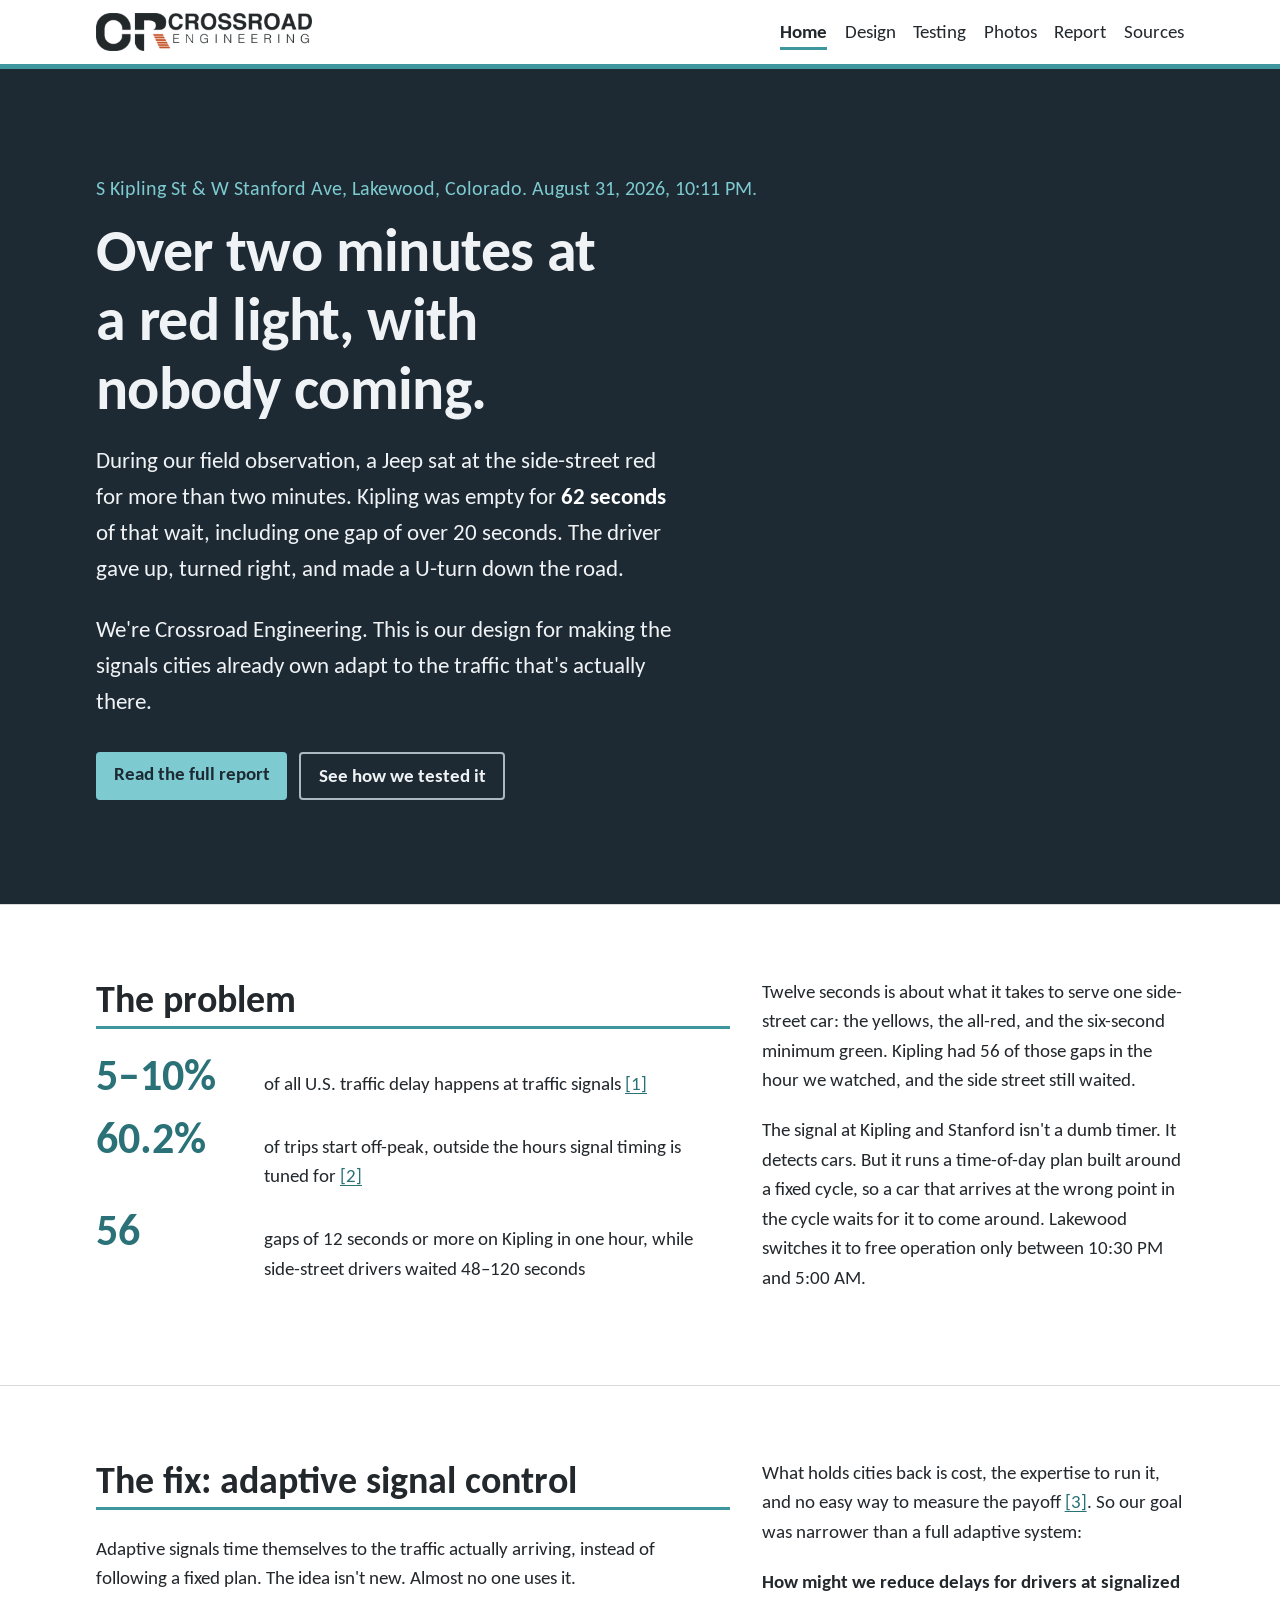
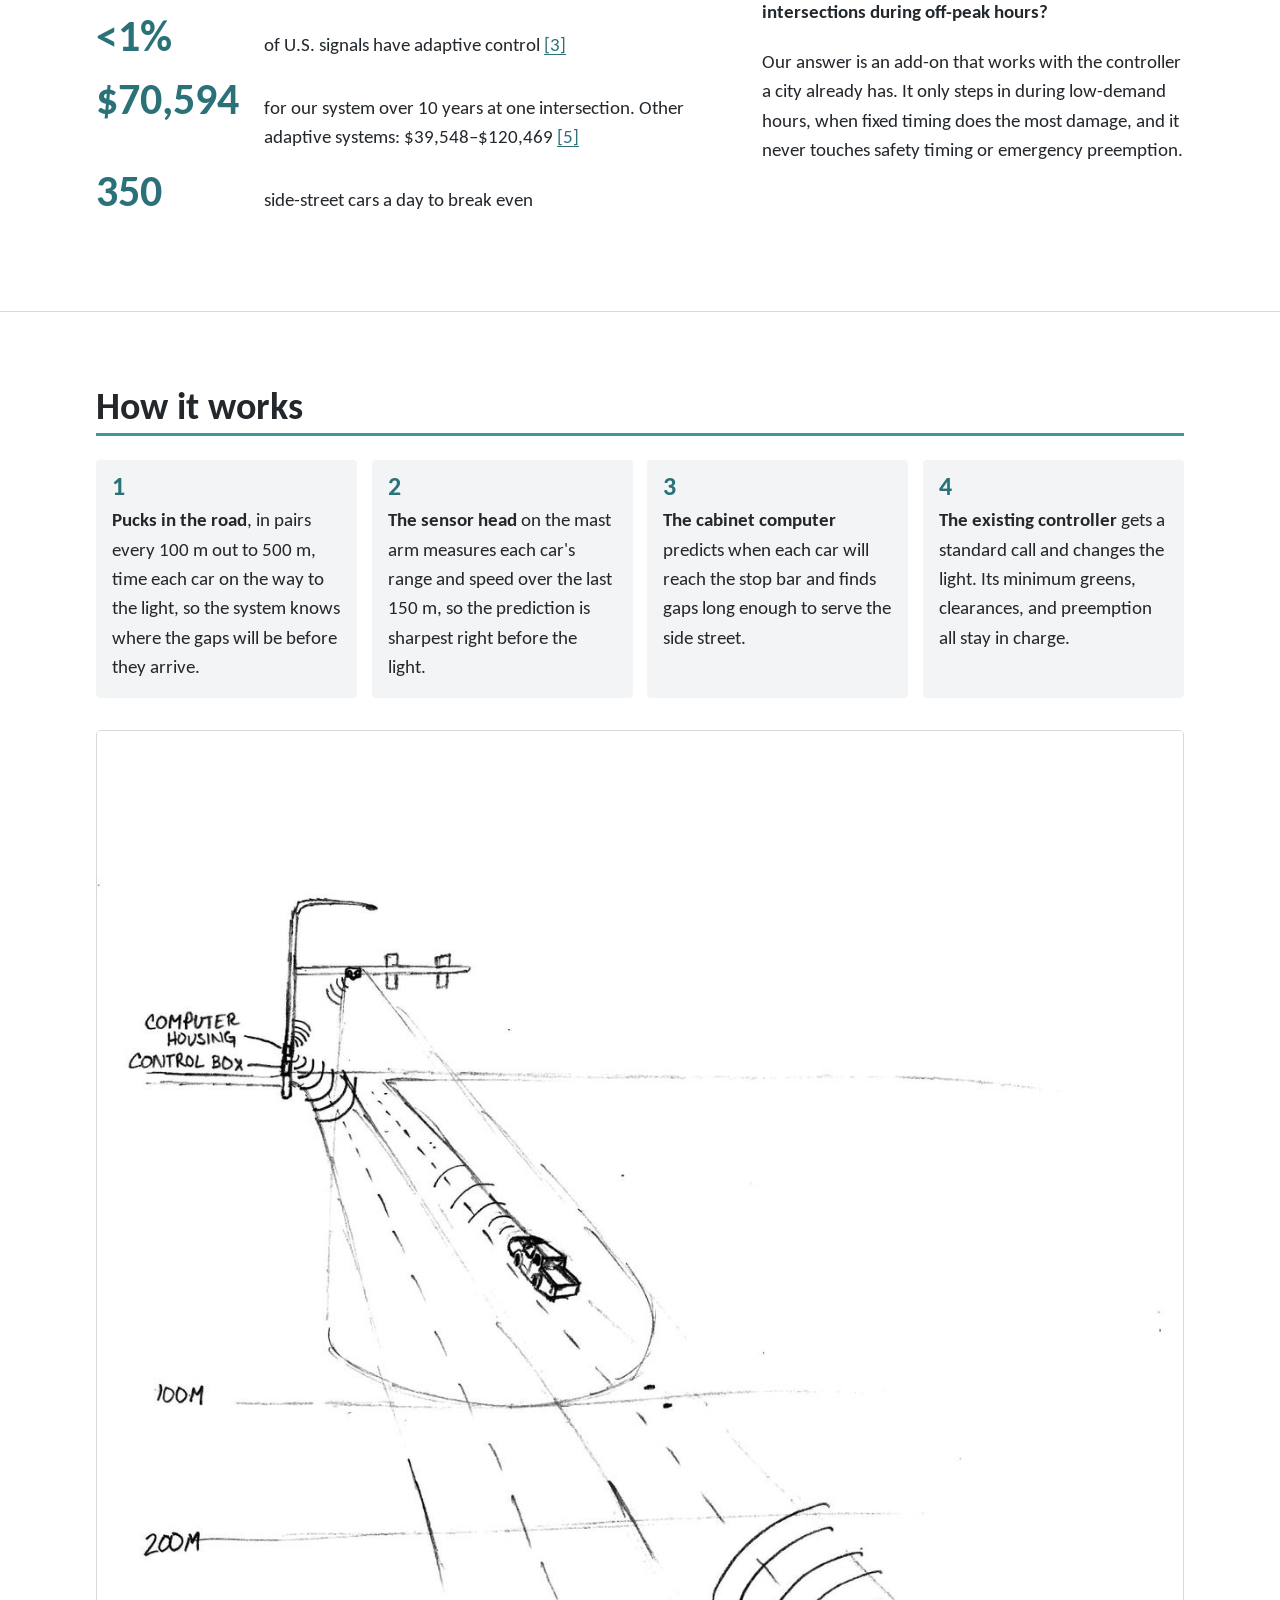
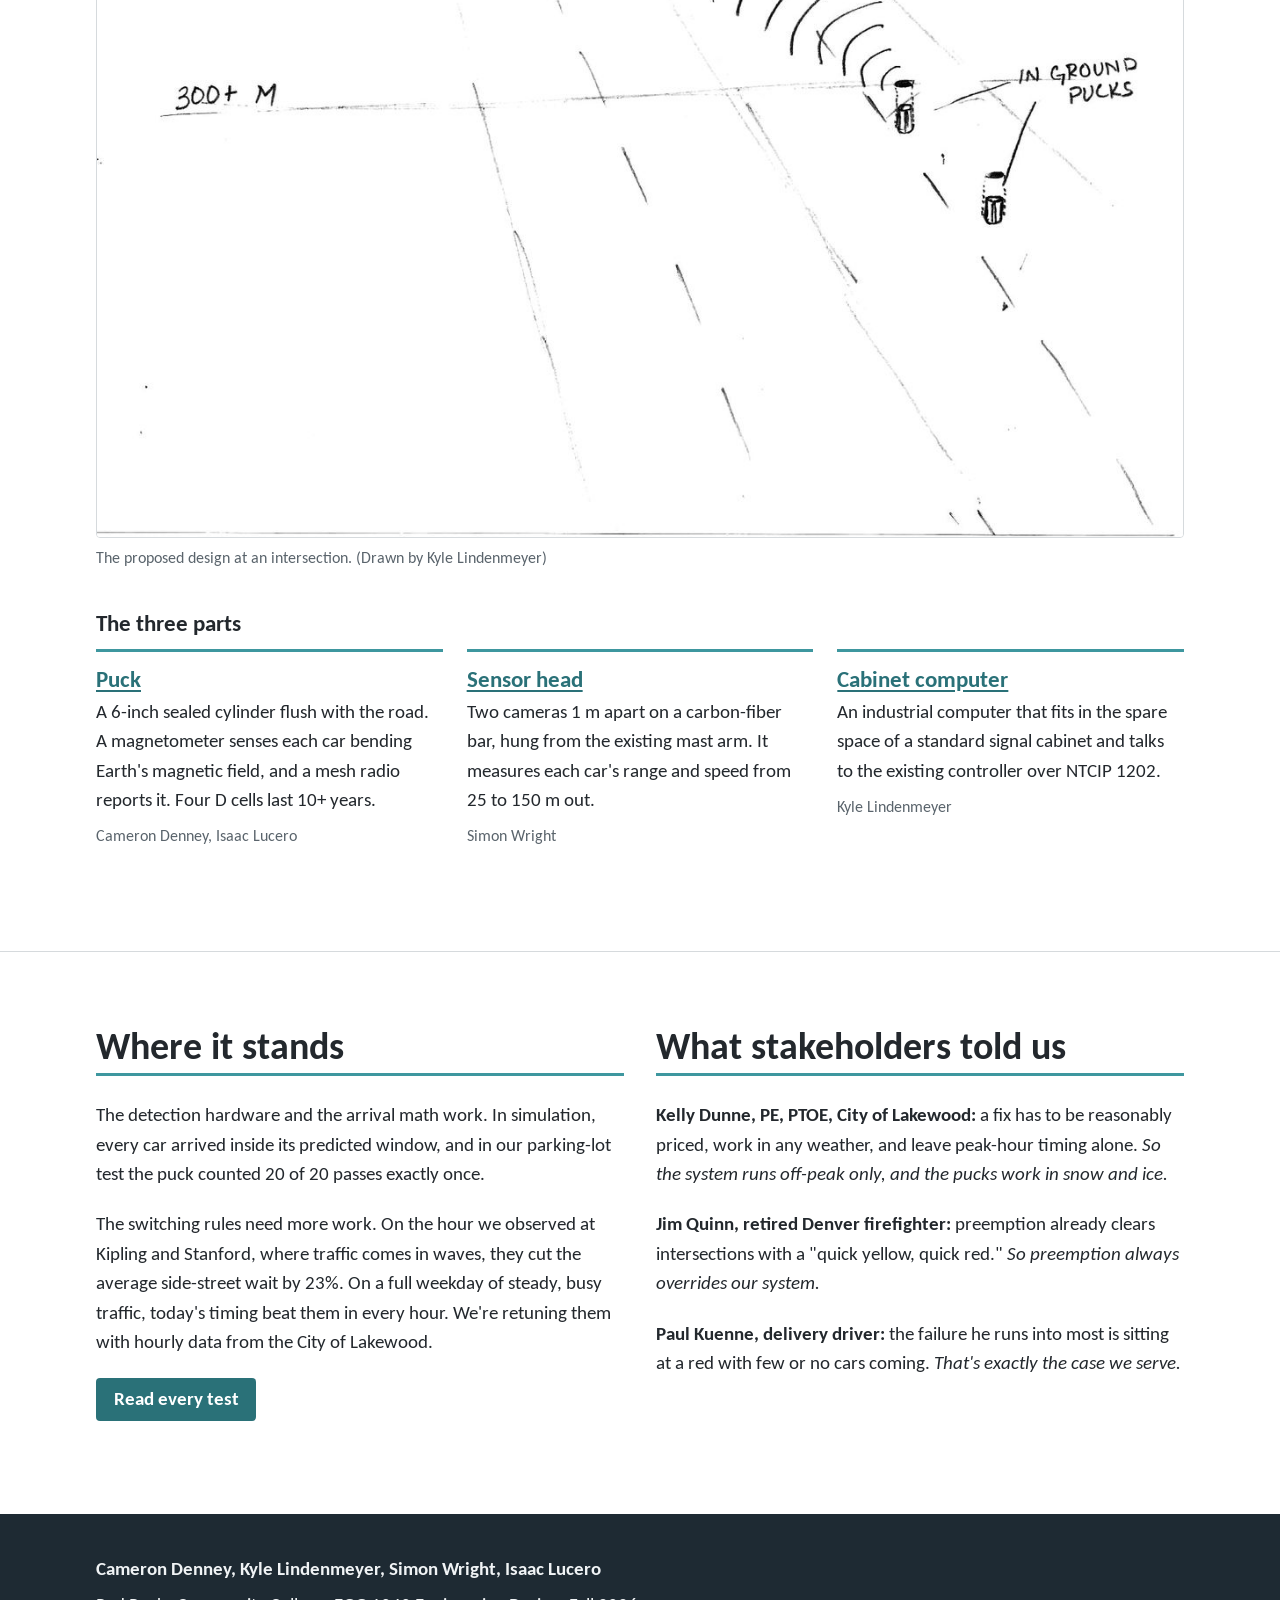
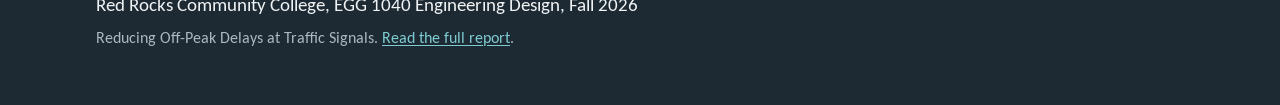
<file: index.html>
<!DOCTYPE html>
<html lang="en">
<head>
<meta charset="utf-8">
<meta name="viewport" content="width=device-width, initial-scale=1">
<title>Crossroad Engineering: Reducing Off-Peak Delays at Traffic Signals</title>
<meta name="description" content="A low-cost add-on that makes existing traffic signals adaptive during off-peak hours.">
<link rel="stylesheet" href="assets/css/style.css">
<link rel="icon" href="assets/img/favicon.png" type="image/png">
</head>
<body>
<a href="#main" class="skip">Skip to content</a>
<header class="site-header">
  <div class="wrap">
    <a class="brand" href="index.html"><img src="assets/img/team-logo.png" alt="Crossroad Engineering, home" width="640" height="114"></a>
    <nav class="site-nav" aria-label="Main">
      <ul>
        <li><a href="index.html" aria-current="page">Home</a></li>
        <li><a href="design.html">Design</a></li>
        <li><a href="testing.html">Testing</a></li>
        <li><a href="gallery.html">Photos</a></li>
        <li><a href="report.html">Report</a></li>
        <li><a href="sources.html">Sources</a></li>
      </ul>
    </nav>
  </div>
</header>
<main id="main">
<!-- ============ HOME ============ -->
<section class="hero">
  <div class="wrap">
    <p class="when">S Kipling St &amp; W Stanford Ave, Lakewood, Colorado. August 31, 2026, 10:11 PM.</p>
    <h1>Over two minutes at a red light, with nobody coming.</h1>
    <p class="lede">During our field observation, a Jeep sat at the side-street red for more than two minutes. Kipling was empty for <strong>62 seconds</strong> of that wait, including one gap of over 20 seconds. The driver gave up, turned right, and made a U-turn down the road.</p>
    <p class="lede">We're Crossroad Engineering. This is our design for making the signals cities already own adapt to the traffic that's actually there.</p>
    <div class="hero-links">
      <a class="button" href="report.html">Read the full report</a>
      <a class="button secondary" href="testing.html">See how we tested it</a>
    </div>
  </div>
</section>

<section id="problem">
  <div class="wrap split wide-left">
    <div>
      <div class="rule-head"><h2>The problem</h2></div>
      <ul class="numbers">
        <li><b>5&ndash;10%</b> <span>of all U.S. traffic delay happens at traffic signals <a href="sources.html#ref-1">[1]</a></span></li>
        <li><b>60.2%</b> <span>of trips start off-peak, outside the hours signal timing is tuned for <a href="sources.html#ref-2">[2]</a></span></li>
        <li><b>56</b> <span>gaps of 12 seconds or more on Kipling in one hour, while side-street drivers waited 48&ndash;120 seconds</span></li>
      </ul>
    </div>
    <div class="text">
      <p>Twelve seconds is about what it takes to serve one side-street car: the yellows, the all-red, and the six-second minimum green. Kipling had 56 of those gaps in the hour we watched, and the side street still waited.</p>
      <p>The signal at Kipling and Stanford isn't a dumb timer. It detects cars. But it runs a time-of-day plan built around a fixed cycle, so a car that arrives at the wrong point in the cycle waits for it to come around. Lakewood switches it to free operation only between 10:30 PM and 5:00 AM.</p>
    </div>
  </div>
</section>

<section id="fix">
  <div class="wrap split wide-left">
    <div>
      <div class="rule-head"><h2>The fix: adaptive signal control</h2></div>
      <p class="text">Adaptive signals time themselves to the traffic actually arriving, instead of following a fixed plan. The idea isn't new. Almost no one uses it.</p>
      <ul class="numbers">
        <li><b>&lt;1%</b> <span>of U.S. signals have adaptive control <a href="sources.html#ref-3">[3]</a></span></li>
        <li><b>$70,594</b> <span>for our system over 10 years at one intersection. Other adaptive systems: $39,548&ndash;$120,469 <a href="sources.html#ref-5">[5]</a></span></li>
        <li><b>350</b> <span>side-street cars a day to break even</span></li>
      </ul>
    </div>
    <div class="text">
      <p>What holds cities back is cost, the expertise to run it, and no easy way to measure the payoff <a href="sources.html#ref-3">[3]</a>. So our goal was narrower than a full adaptive system:</p>
      <p><strong>How might we reduce delays for drivers at signalized intersections during off-peak hours?</strong></p>
      <p>Our answer is an add-on that works with the controller a city already has. It only steps in during low-demand hours, when fixed timing does the most damage, and it never touches safety timing or emergency preemption.</p>
    </div>
  </div>
</section>

<section id="how">
  <div class="wrap">
    <div class="rule-head"><h2>How it works</h2></div>
    <ol class="flow">
      <li><strong>Pucks in the road</strong>, in pairs every 100 m out to 500 m, time each car on the way to the light, so the system knows where the gaps will be before they arrive.</li>
      <li><strong>The sensor head</strong> on the mast arm measures each car's range and speed over the last 150 m, so the prediction is sharpest right before the light.</li>
      <li><strong>The cabinet computer</strong> predicts when each car will reach the stop bar and finds gaps long enough to serve the side street.</li>
      <li><strong>The existing controller</strong> gets a standard call and changes the light. Its minimum greens, clearances, and preemption all stay in charge.</li>
    </ol>

    <figure style="margin-top:2rem">
      <a href="assets/photos/final-design-overview.jpg"><img src="assets/photos/final-design-overview.jpg" alt="Drawing of the intersection: pucks in the approach lane, the sensor head on the mast arm, and the signal cabinet at the corner" loading="lazy"></a>
      <figcaption>The proposed design at an intersection. (Drawn by Kyle Lindenmeyer)</figcaption>
    </figure>

    <h3 style="margin-top:2.5rem">The three parts</h3>
    <ul class="parts">
      <li>
        <h3><a href="design.html#puck">Puck</a></h3>
        <p>A 6-inch sealed cylinder flush with the road. A magnetometer senses each car bending Earth's magnetic field, and a mesh radio reports it. Four D cells last 10+ years.</p>
        <p class="who">Cameron Denney, Isaac Lucero</p>
      </li>
      <li>
        <h3><a href="design.html#fusion">Sensor head</a></h3>
        <p>Two cameras 1 m apart on a carbon-fiber bar, hung from the existing mast arm. It measures each car's range and speed from 25 to 150 m out.</p>
        <p class="who">Simon Wright</p>
      </li>
      <li>
        <h3><a href="design.html#compute">Cabinet computer</a></h3>
        <p>An industrial computer that fits in the spare space of a standard signal cabinet and talks to the existing controller over NTCIP 1202.</p>
        <p class="who">Kyle Lindenmeyer</p>
      </li>
    </ul>
  </div>
</section>

<section id="status">
  <div class="wrap split">
    <div class="text">
      <div class="rule-head"><h2>Where it stands</h2></div>
      <p>The detection hardware and the arrival math work. In simulation, every car arrived inside its predicted window, and in our parking-lot test the puck counted 20 of 20 passes exactly once.</p>
      <p>The switching rules need more work. On the hour we observed at Kipling and Stanford, where traffic comes in waves, they cut the average side-street wait by 23%. On a full weekday of steady, busy traffic, today's timing beat them in every hour. We're retuning them with hourly data from the City of Lakewood.</p>
      <p><a class="button on-light" href="testing.html">Read every test</a></p>
    </div>
    <div class="text">
      <div class="rule-head"><h2>What stakeholders told us</h2></div>
      <p><strong>Kelly Dunne, PE, PTOE, City of Lakewood:</strong> a fix has to be reasonably priced, work in any weather, and leave peak-hour timing alone. <em>So the system runs off-peak only, and the pucks work in snow and ice.</em></p>
      <p><strong>Jim Quinn, retired Denver firefighter:</strong> preemption already clears intersections with a "quick yellow, quick red." <em>So preemption always overrides our system.</em></p>
      <p><strong>Paul Kuenne, delivery driver:</strong> the failure he runs into most is sitting at a red with few or no cars coming. <em>That's exactly the case we serve.</em></p>
    </div>
  </div>
</section>
</main>
<footer class="site-footer">
  <div class="wrap">
    <p class="names">Cameron Denney, Kyle Lindenmeyer, Simon Wright, Isaac Lucero</p>
    <p>Red Rocks Community College, EGG 1040 Engineering Design, Fall 2026</p>
    <p class="small">Reducing Off-Peak Delays at Traffic Signals. <a href="report.html">Read the full report</a>.</p>
  </div>
</footer>

</body>
</html>
</file>
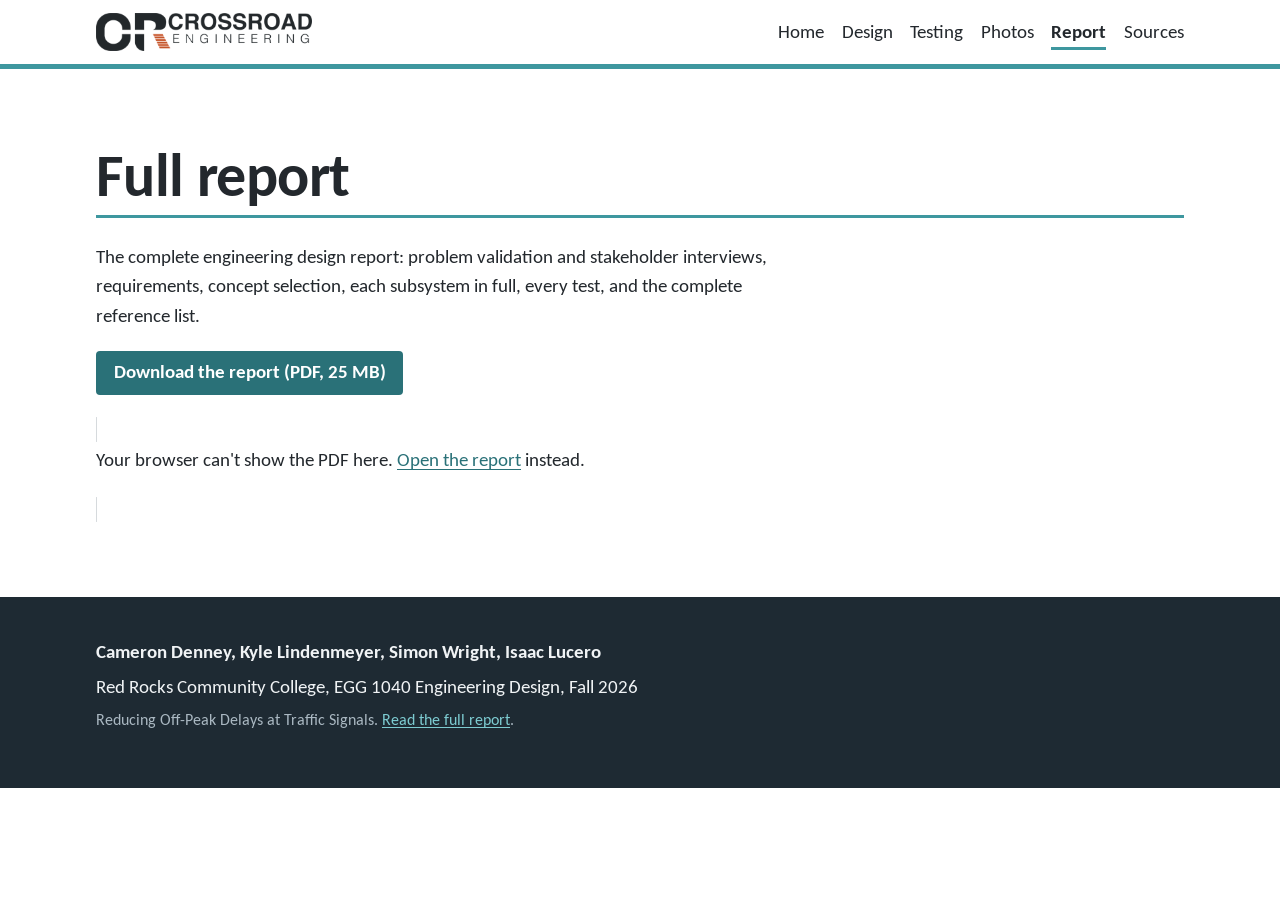
<file: report.html>
<!DOCTYPE html>
<html lang="en">
<head>
<meta charset="utf-8">
<meta name="viewport" content="width=device-width, initial-scale=1">
<title>Full report | Crossroad Engineering</title>
<meta name="description" content="The full engineering design report.">
<link rel="stylesheet" href="assets/css/style.css">
<link rel="icon" href="assets/img/favicon.png" type="image/png">
</head>
<body>
<a href="#main" class="skip">Skip to content</a>
<header class="site-header">
  <div class="wrap">
    <a class="brand" href="index.html"><img src="assets/img/team-logo.png" alt="Crossroad Engineering, home" width="640" height="114"></a>
    <nav class="site-nav" aria-label="Main">
      <ul>
        <li><a href="index.html">Home</a></li>
        <li><a href="design.html">Design</a></li>
        <li><a href="testing.html">Testing</a></li>
        <li><a href="gallery.html">Photos</a></li>
        <li><a href="report.html" aria-current="page">Report</a></li>
        <li><a href="sources.html">Sources</a></li>
      </ul>
    </nav>
  </div>
</header>
<main id="main">
<!-- ============ REPORT ============ -->
<section>
  <div class="wrap">
    <div class="rule-head"><h1>Full report</h1></div>
    <div class="text">
      <p>The complete engineering design report: problem validation and stakeholder interviews, requirements, concept selection, each subsystem in full, every test, and the complete reference list.</p>
      <p><a class="button on-light" href="assets/crossroad-engineering-report.pdf" download>Download the report (PDF, 25 MB)</a></p>
    </div>
    <object class="pdf-frame" data="assets/crossroad-engineering-report.pdf" type="application/pdf" aria-label="The full report">
      <p>Your browser can't show the PDF here. <a href="assets/crossroad-engineering-report.pdf">Open the report</a> instead.</p>
    </object>
  </div>
</section>
</main>
<footer class="site-footer">
  <div class="wrap">
    <p class="names">Cameron Denney, Kyle Lindenmeyer, Simon Wright, Isaac Lucero</p>
    <p>Red Rocks Community College, EGG 1040 Engineering Design, Fall 2026</p>
    <p class="small">Reducing Off-Peak Delays at Traffic Signals. <a href="report.html">Read the full report</a>.</p>
  </div>
</footer>

</body>
</html>
</file>
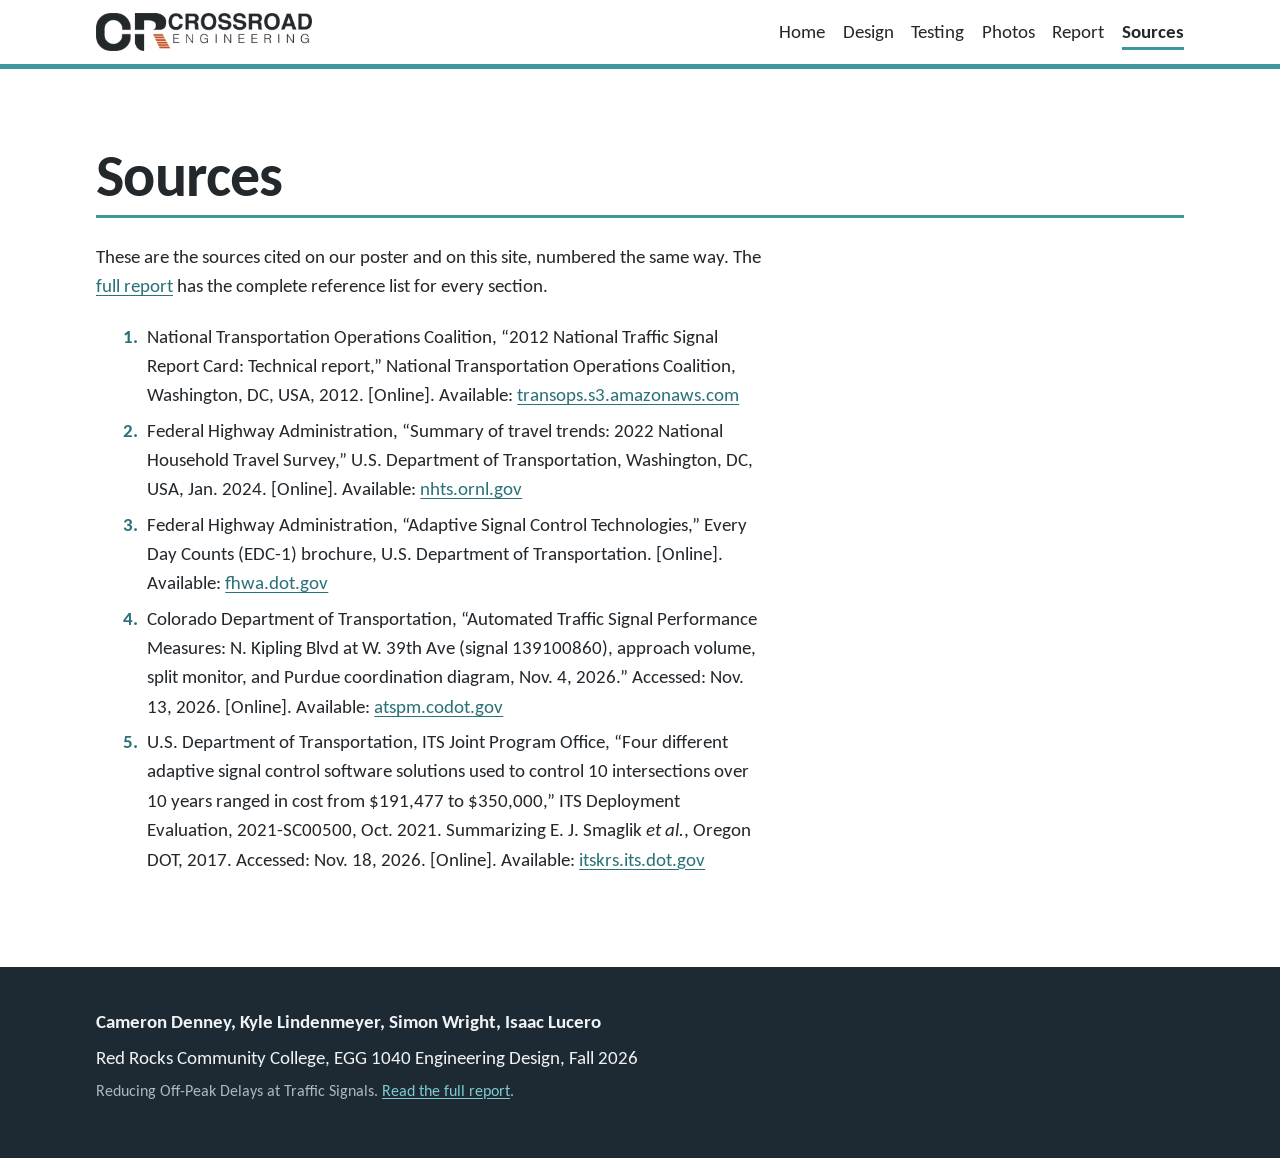
<file: sources.html>
<!DOCTYPE html>
<html lang="en">
<head>
<meta charset="utf-8">
<meta name="viewport" content="width=device-width, initial-scale=1">
<title>Sources | Crossroad Engineering</title>
<meta name="description" content="Sources cited on our poster and this site.">
<link rel="stylesheet" href="assets/css/style.css">
<link rel="icon" href="assets/img/favicon.png" type="image/png">
</head>
<body>
<a href="#main" class="skip">Skip to content</a>
<header class="site-header">
  <div class="wrap">
    <a class="brand" href="index.html"><img src="assets/img/team-logo.png" alt="Crossroad Engineering, home" width="640" height="114"></a>
    <nav class="site-nav" aria-label="Main">
      <ul>
        <li><a href="index.html">Home</a></li>
        <li><a href="design.html">Design</a></li>
        <li><a href="testing.html">Testing</a></li>
        <li><a href="gallery.html">Photos</a></li>
        <li><a href="report.html">Report</a></li>
        <li><a href="sources.html" aria-current="page">Sources</a></li>
      </ul>
    </nav>
  </div>
</header>
<main id="main">
<!-- ============ SOURCES ============ -->
<section>
  <div class="wrap">
    <div class="rule-head"><h1>Sources</h1></div>
    <div class="text">
      <p>These are the sources cited on our poster and on this site, numbered the same way. The <a href="report.html">full report</a> has the complete reference list for every section.</p>
    </div>
    <ol class="refs text">
      <li id="ref-1">National Transportation Operations Coalition, &ldquo;2012 National Traffic Signal Report Card: Technical report,&rdquo; National Transportation Operations Coalition, Washington, DC, USA, 2012. [Online]. Available: <a href="https://transops.s3.amazonaws.com/uploaded_files/NTOC-2012-Traffic-Signal-Report-Card-Technical-Report.pdf">transops.s3.amazonaws.com</a></li>
      <li id="ref-2">Federal Highway Administration, &ldquo;Summary of travel trends: 2022 National Household Travel Survey,&rdquo; U.S. Department of Transportation, Washington, DC, USA, Jan. 2024. [Online]. Available: <a href="https://nhts.ornl.gov/assets/2022/pub/2022_NHTS_Summary_Travel_Trends.pdf">nhts.ornl.gov</a></li>
      <li id="ref-3">Federal Highway Administration, &ldquo;Adaptive Signal Control Technologies,&rdquo; Every Day Counts (EDC-1) brochure, U.S. Department of Transportation. [Online]. Available: <a href="https://www.fhwa.dot.gov/innovation/everydaycounts/edc-1/pdf/asct_brochure.pdf">fhwa.dot.gov</a></li>
      <li id="ref-4">Colorado Department of Transportation, &ldquo;Automated Traffic Signal Performance Measures: N. Kipling Blvd at W. 39th Ave (signal 139100860), approach volume, split monitor, and Purdue coordination diagram, Nov. 4, 2026.&rdquo; Accessed: Nov. 13, 2026. [Online]. Available: <a href="https://atspm.codot.gov/">atspm.codot.gov</a></li>
      <li id="ref-5">U.S. Department of Transportation, ITS Joint Program Office, &ldquo;Four different adaptive signal control software solutions used to control 10 intersections over 10 years ranged in cost from $191,477 to $350,000,&rdquo; ITS Deployment Evaluation, 2021-SC00500, Oct. 2021. Summarizing E. J. Smaglik <i>et al.</i>, Oregon DOT, 2017. Accessed: Nov. 18, 2026. [Online]. Available: <a href="https://www.itskrs.its.dot.gov/2021-sc00500">itskrs.its.dot.gov</a></li>
    </ol>
  </div>
</section>
</main>
<footer class="site-footer">
  <div class="wrap">
    <p class="names">Cameron Denney, Kyle Lindenmeyer, Simon Wright, Isaac Lucero</p>
    <p>Red Rocks Community College, EGG 1040 Engineering Design, Fall 2026</p>
    <p class="small">Reducing Off-Peak Delays at Traffic Signals. <a href="report.html">Read the full report</a>.</p>
  </div>
</footer>

</body>
</html>
</file>
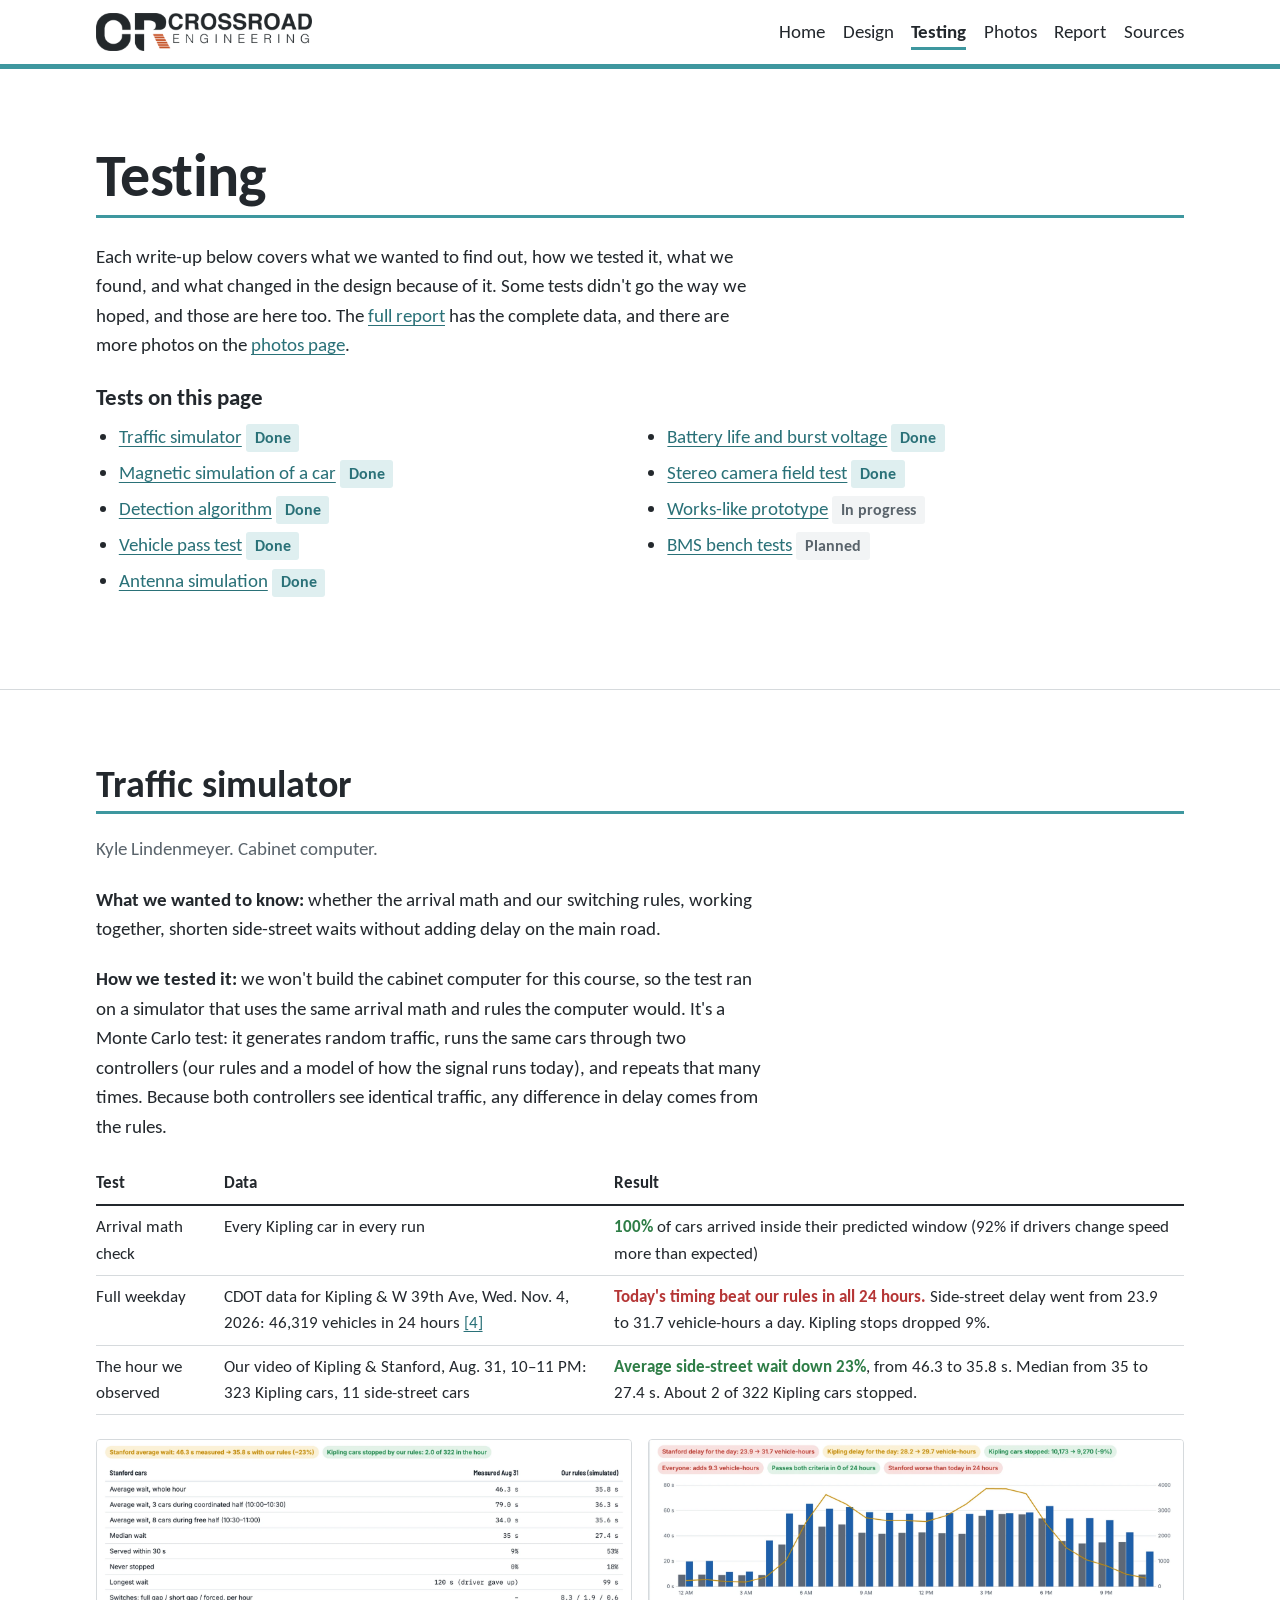
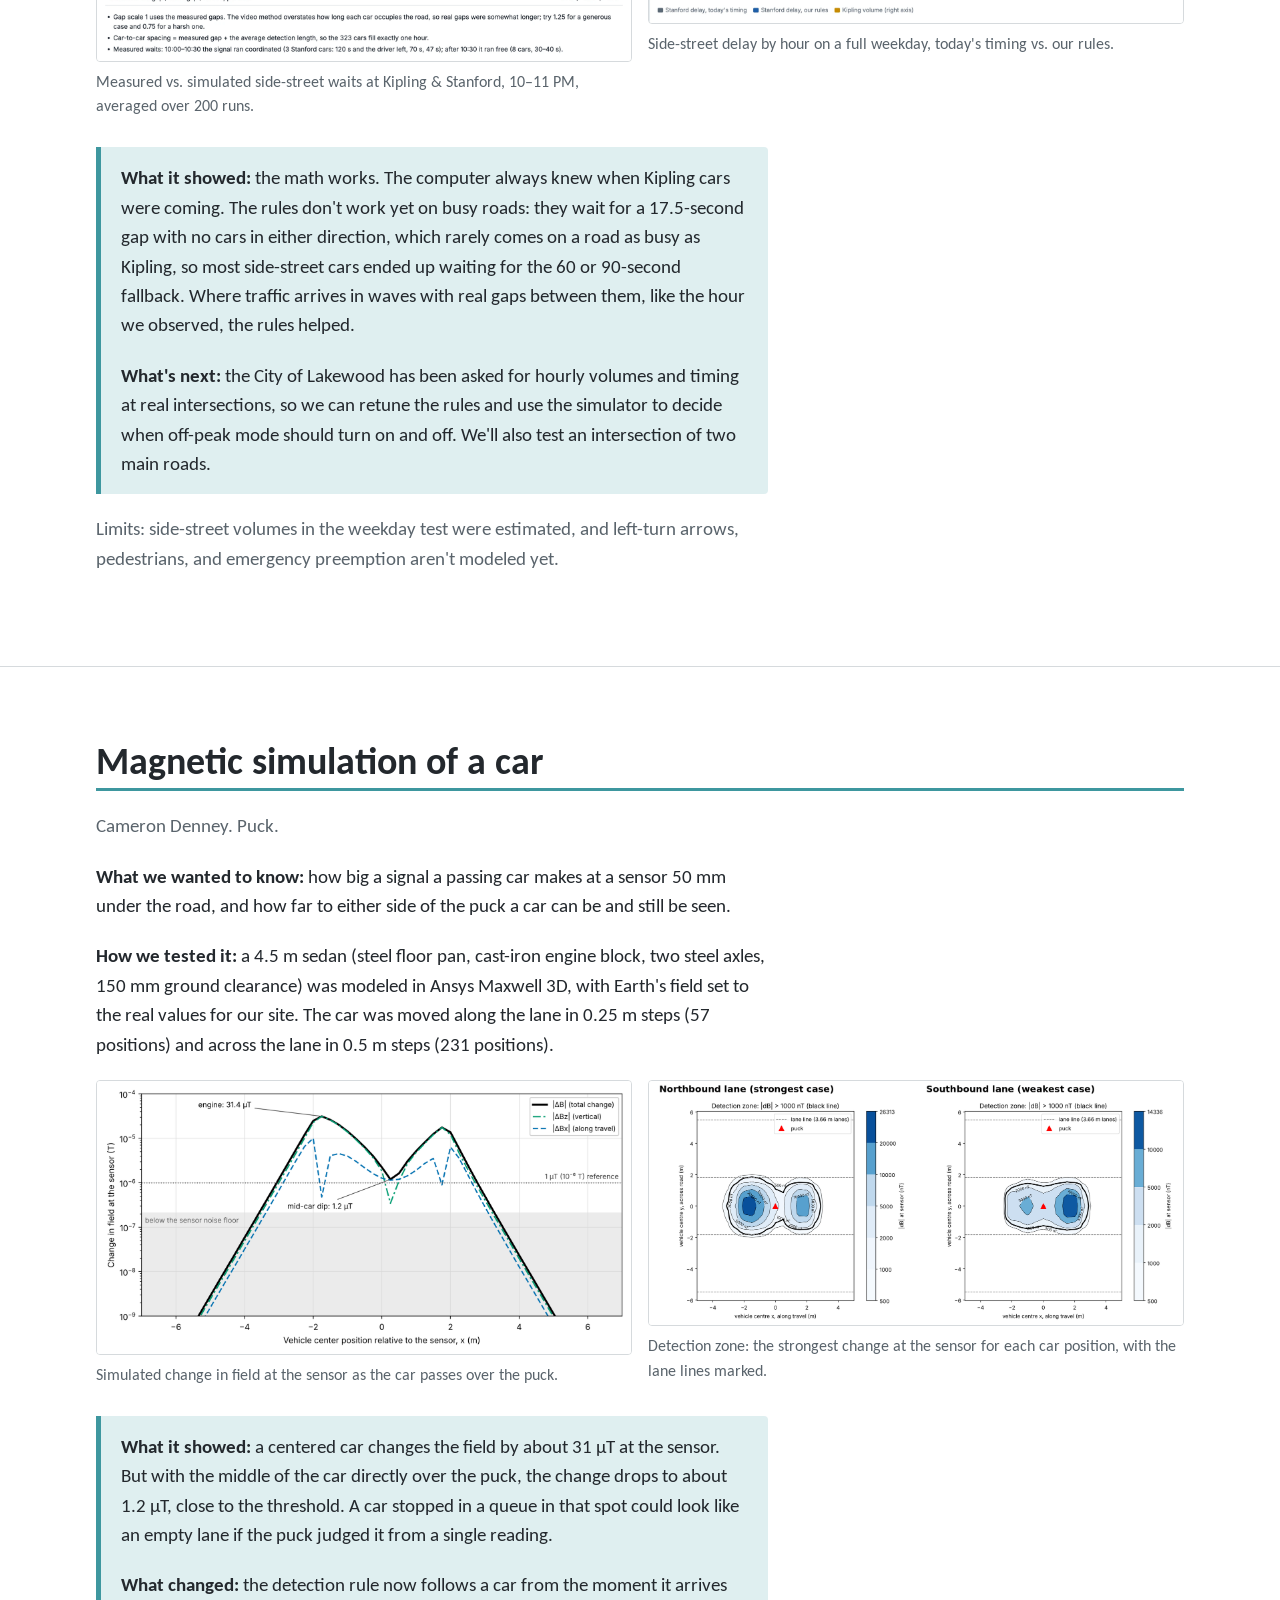
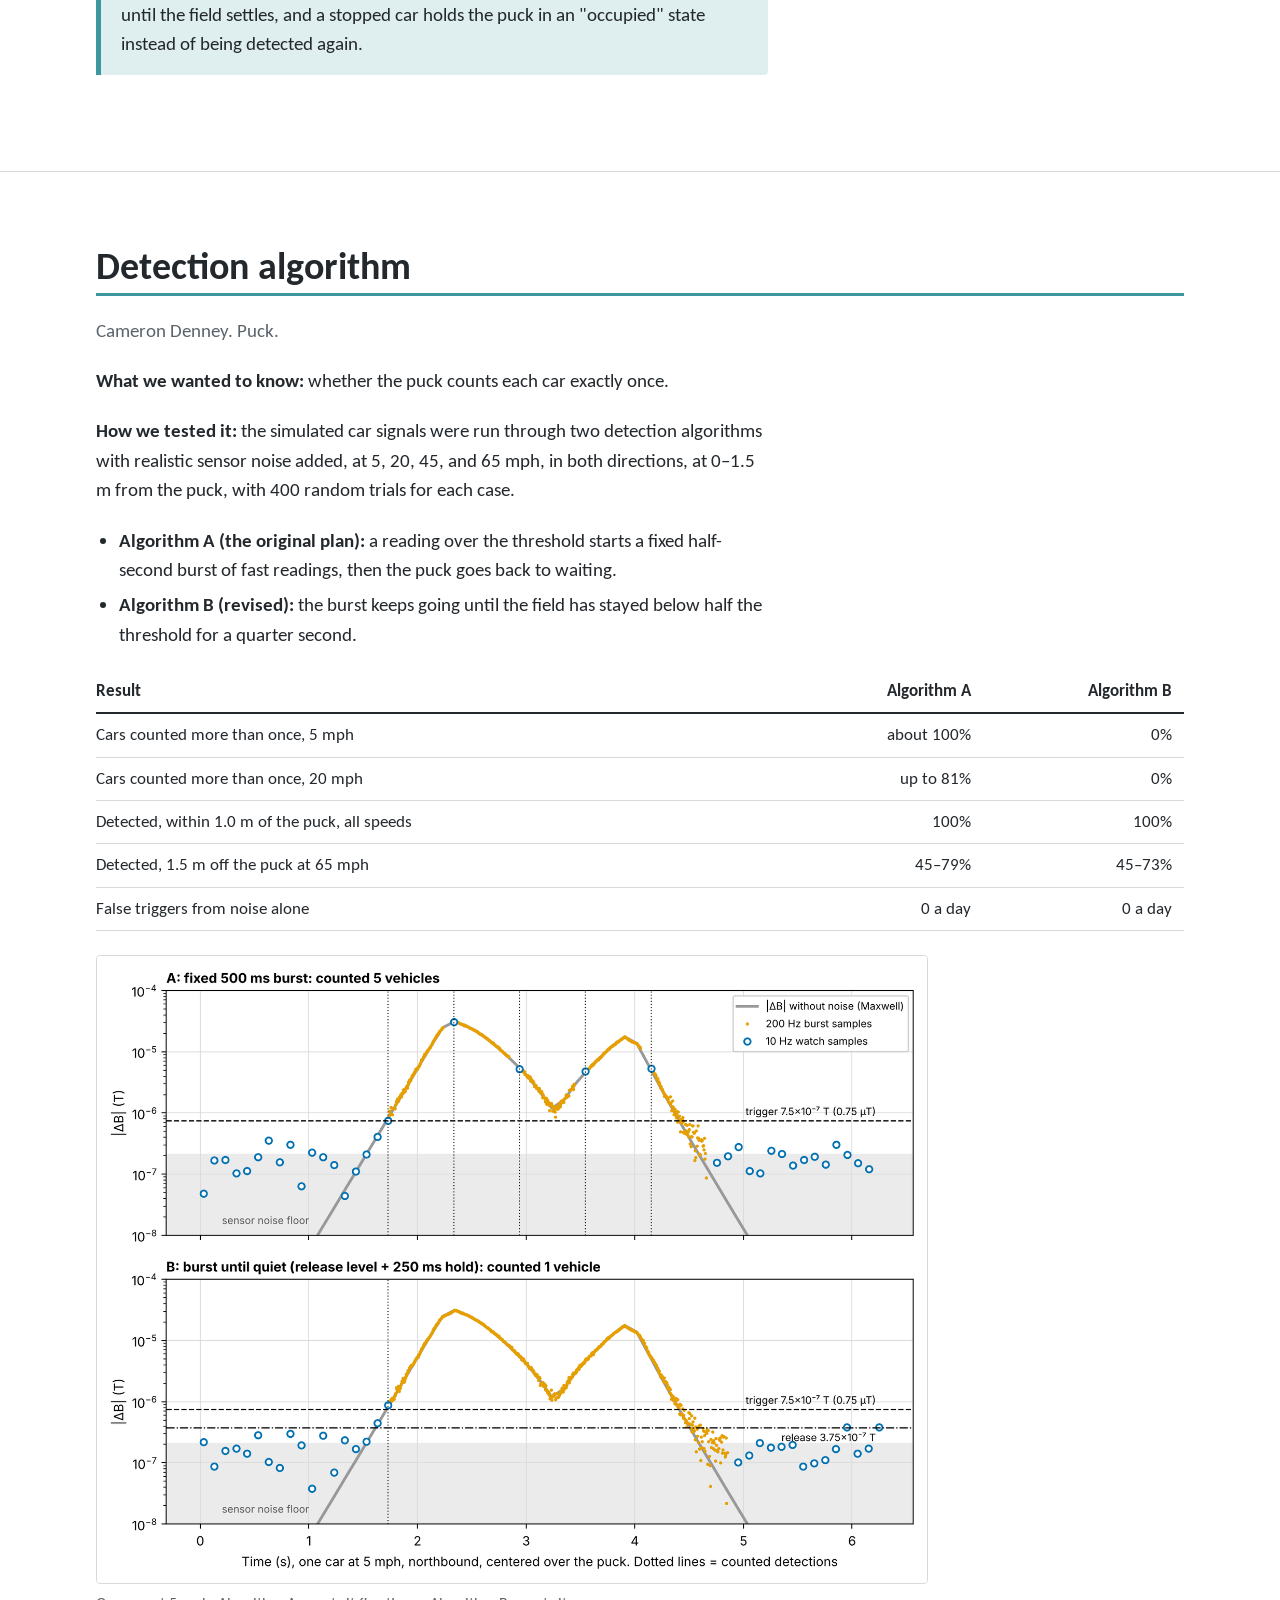
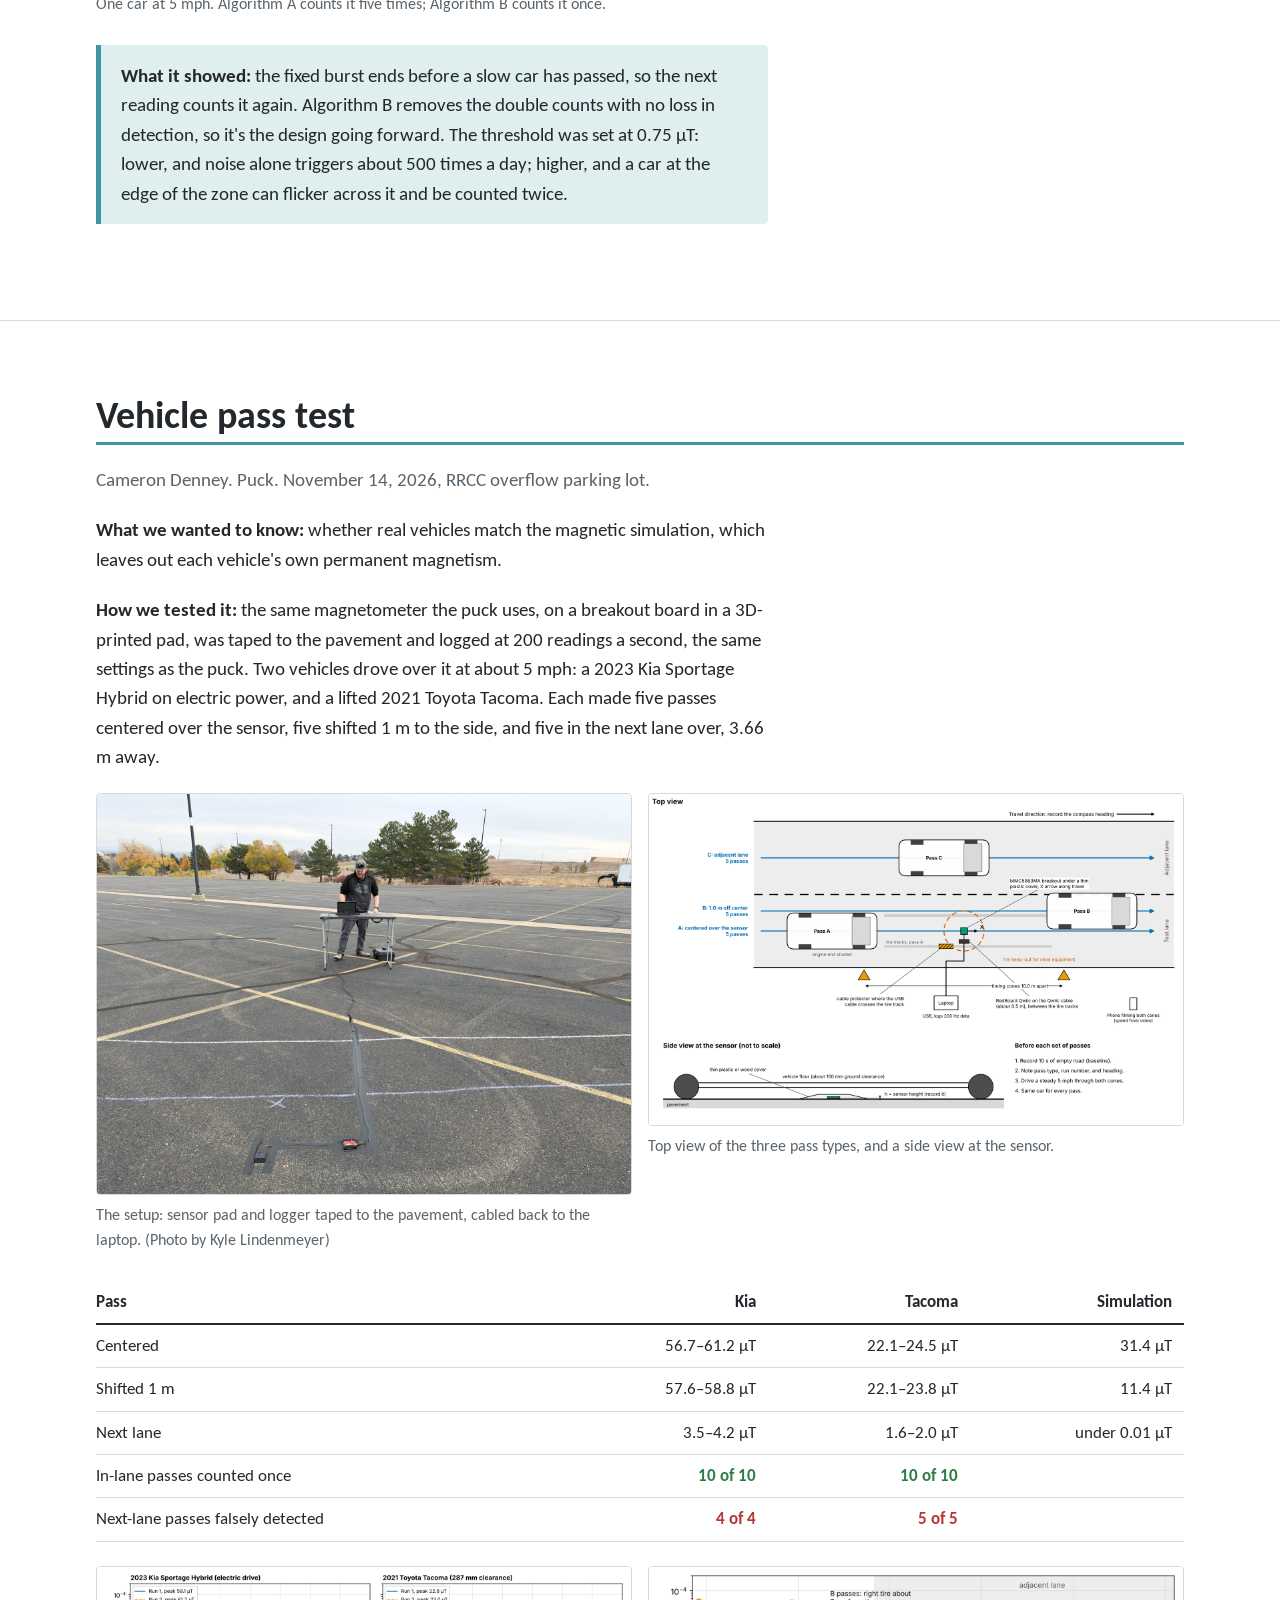
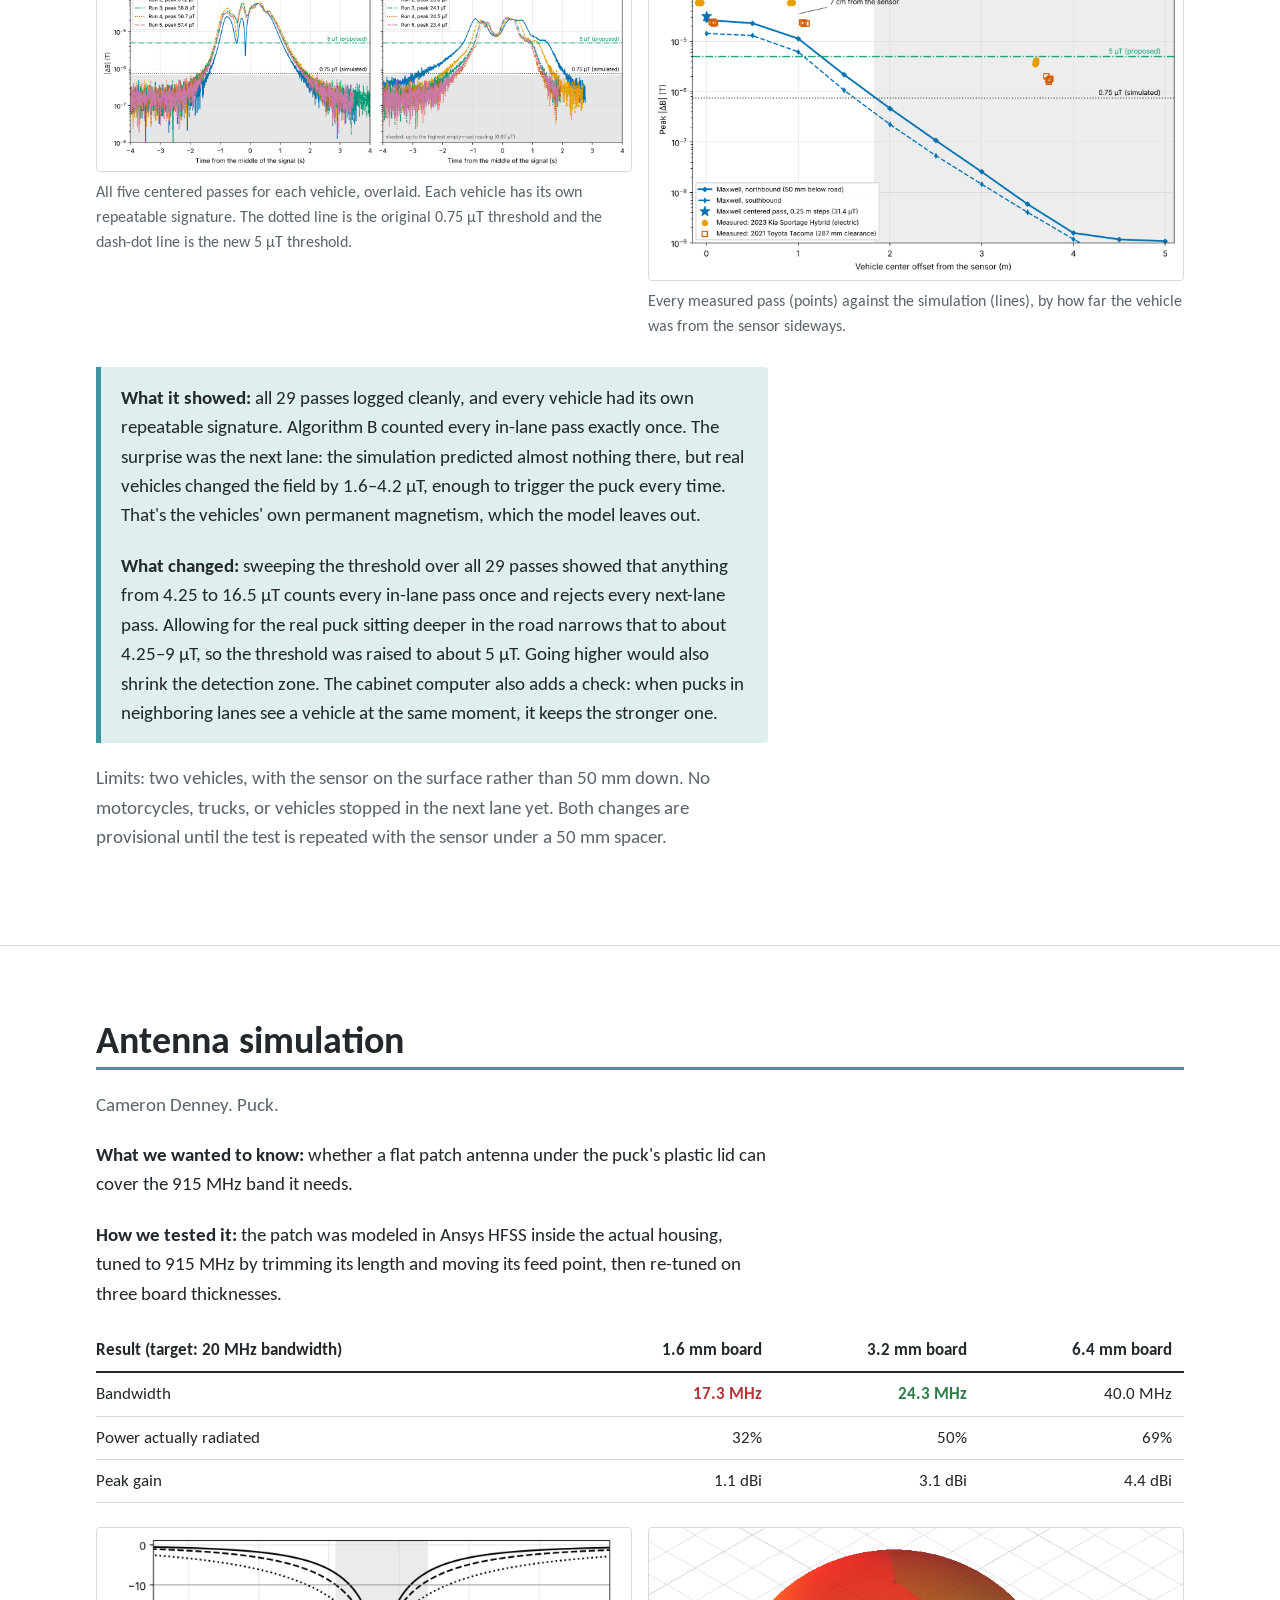
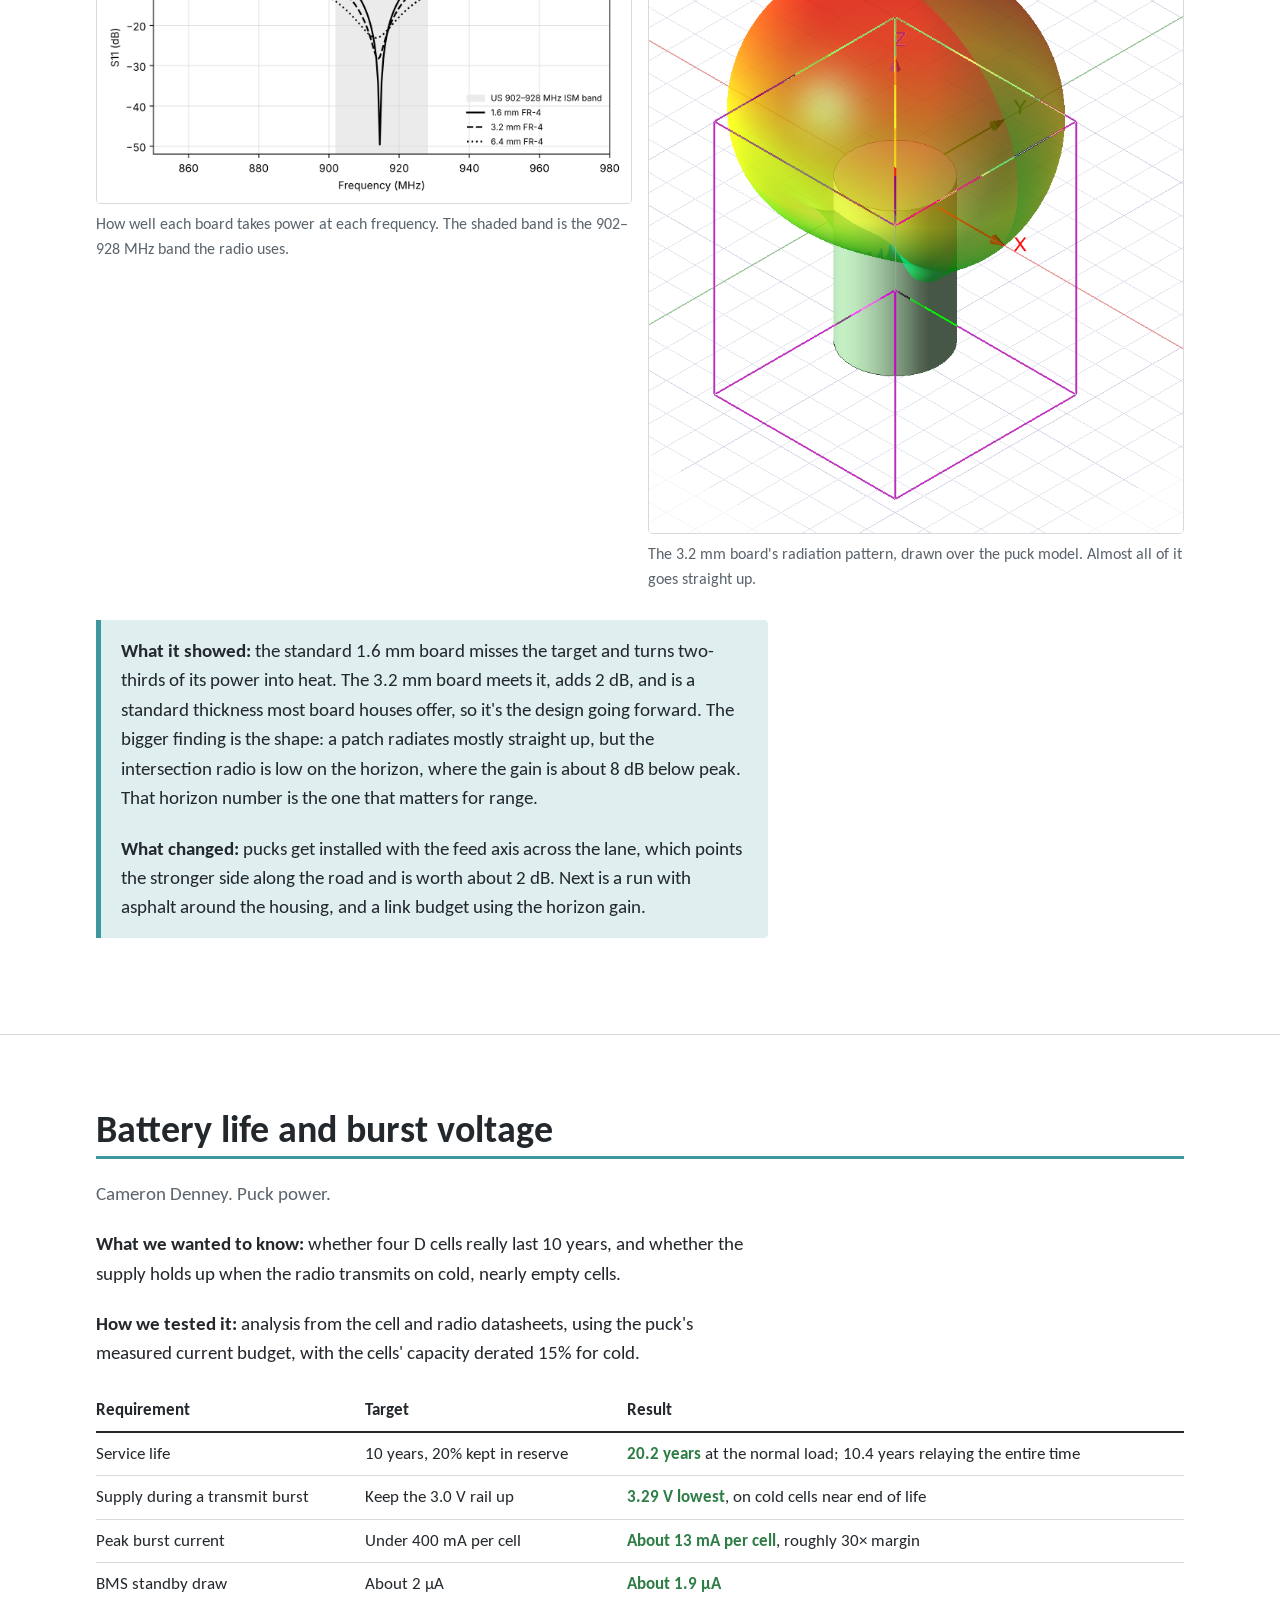
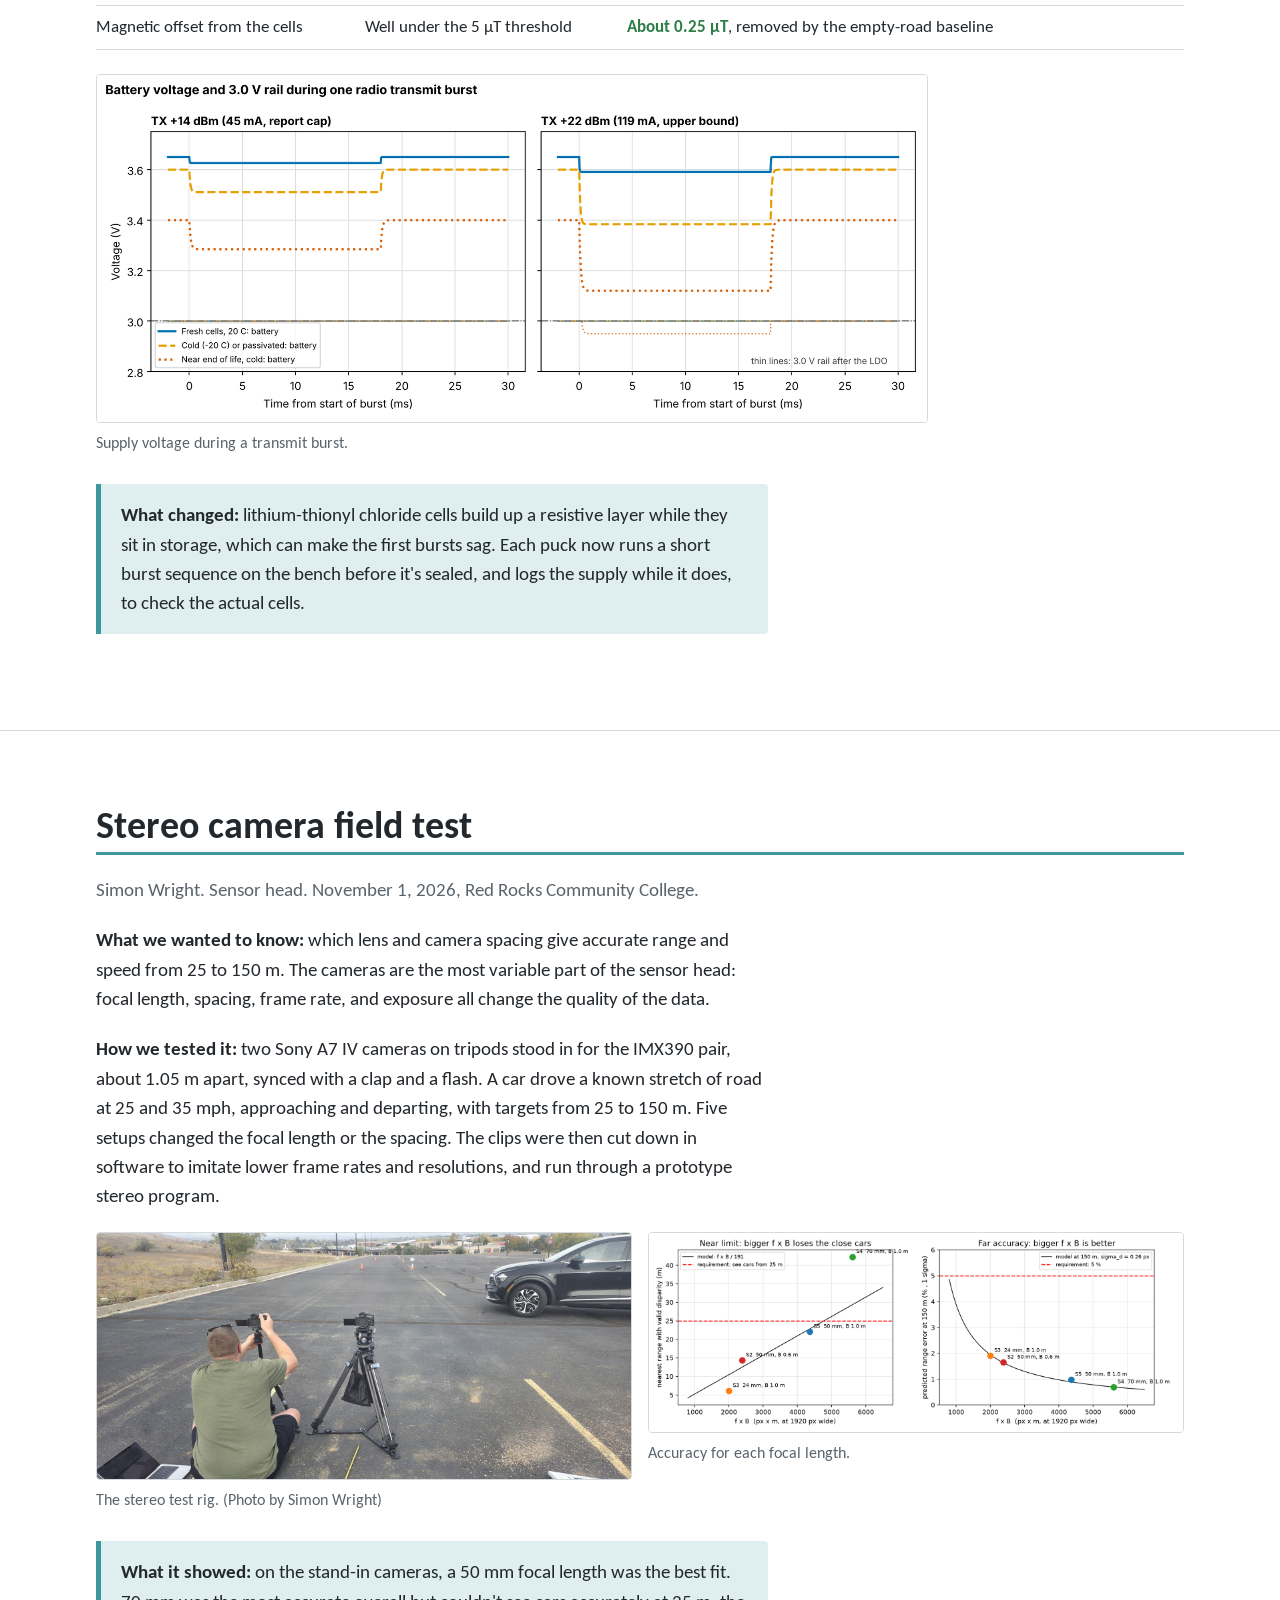
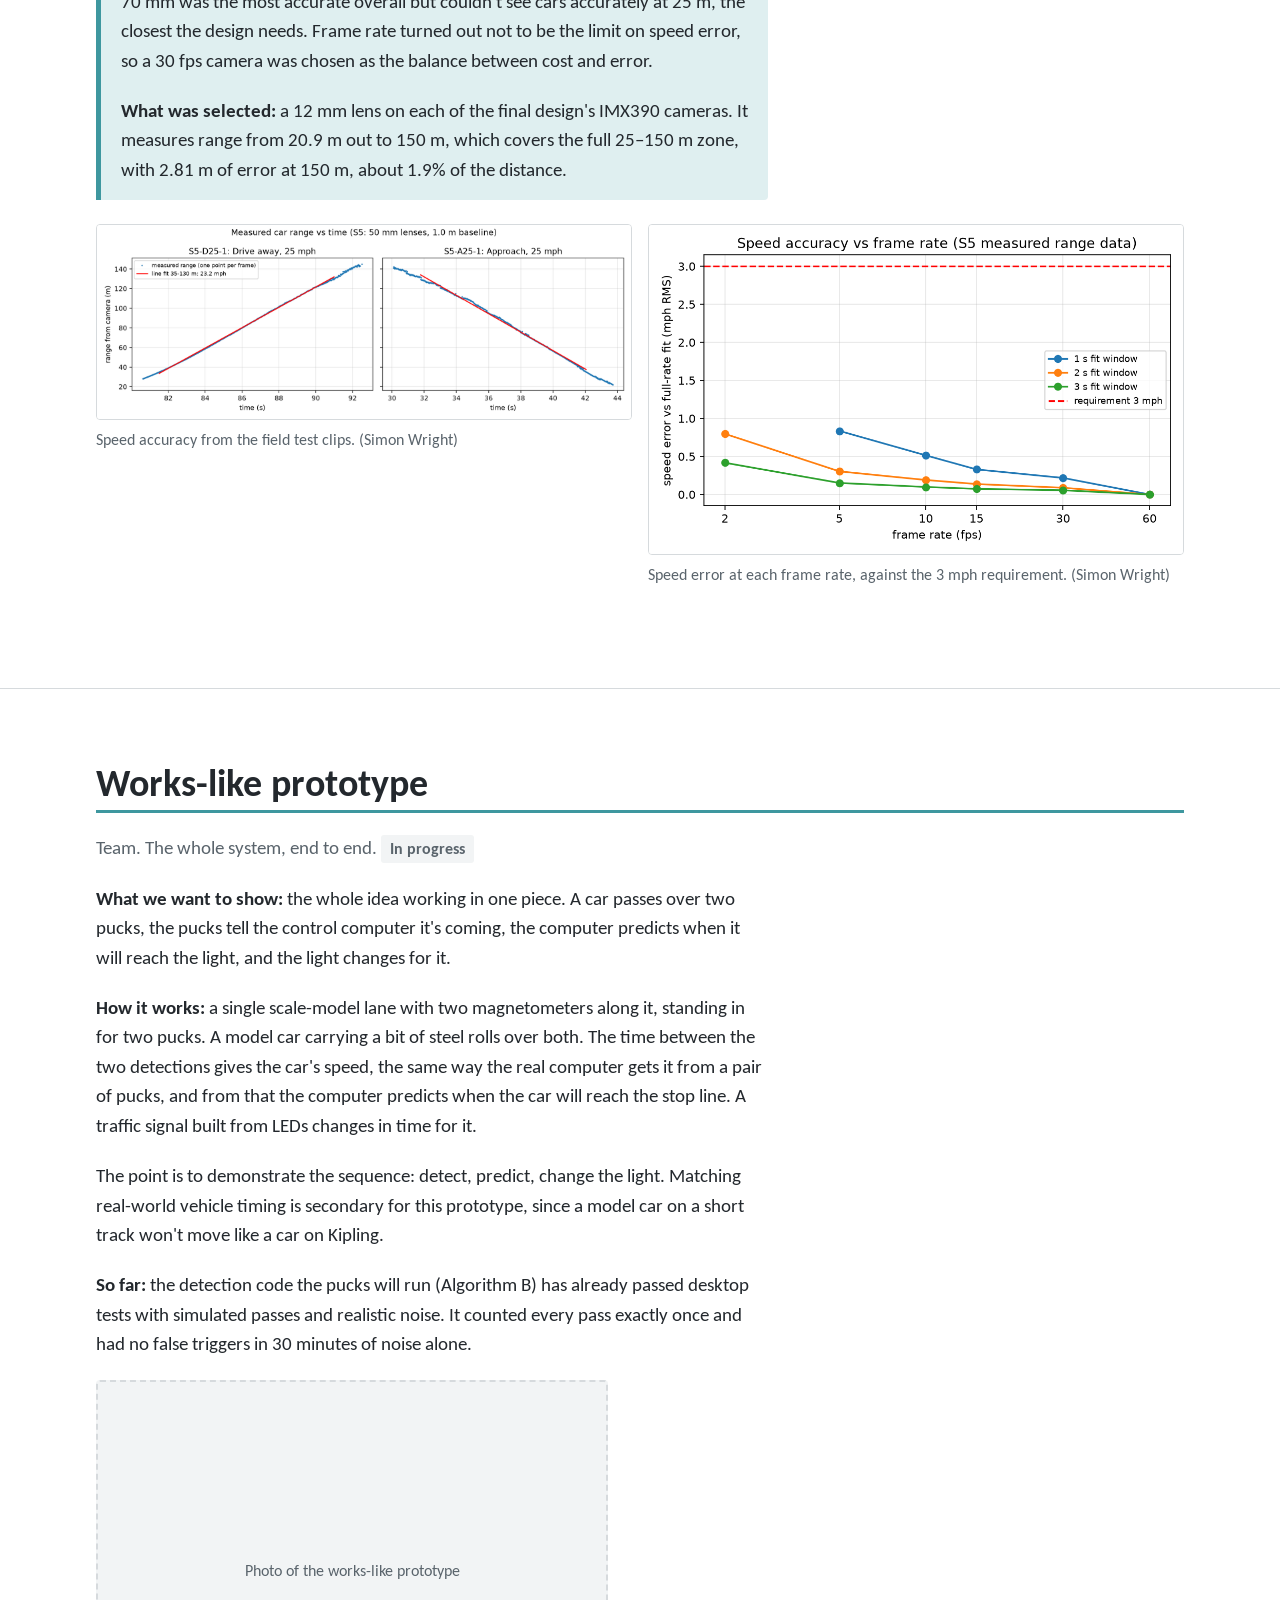
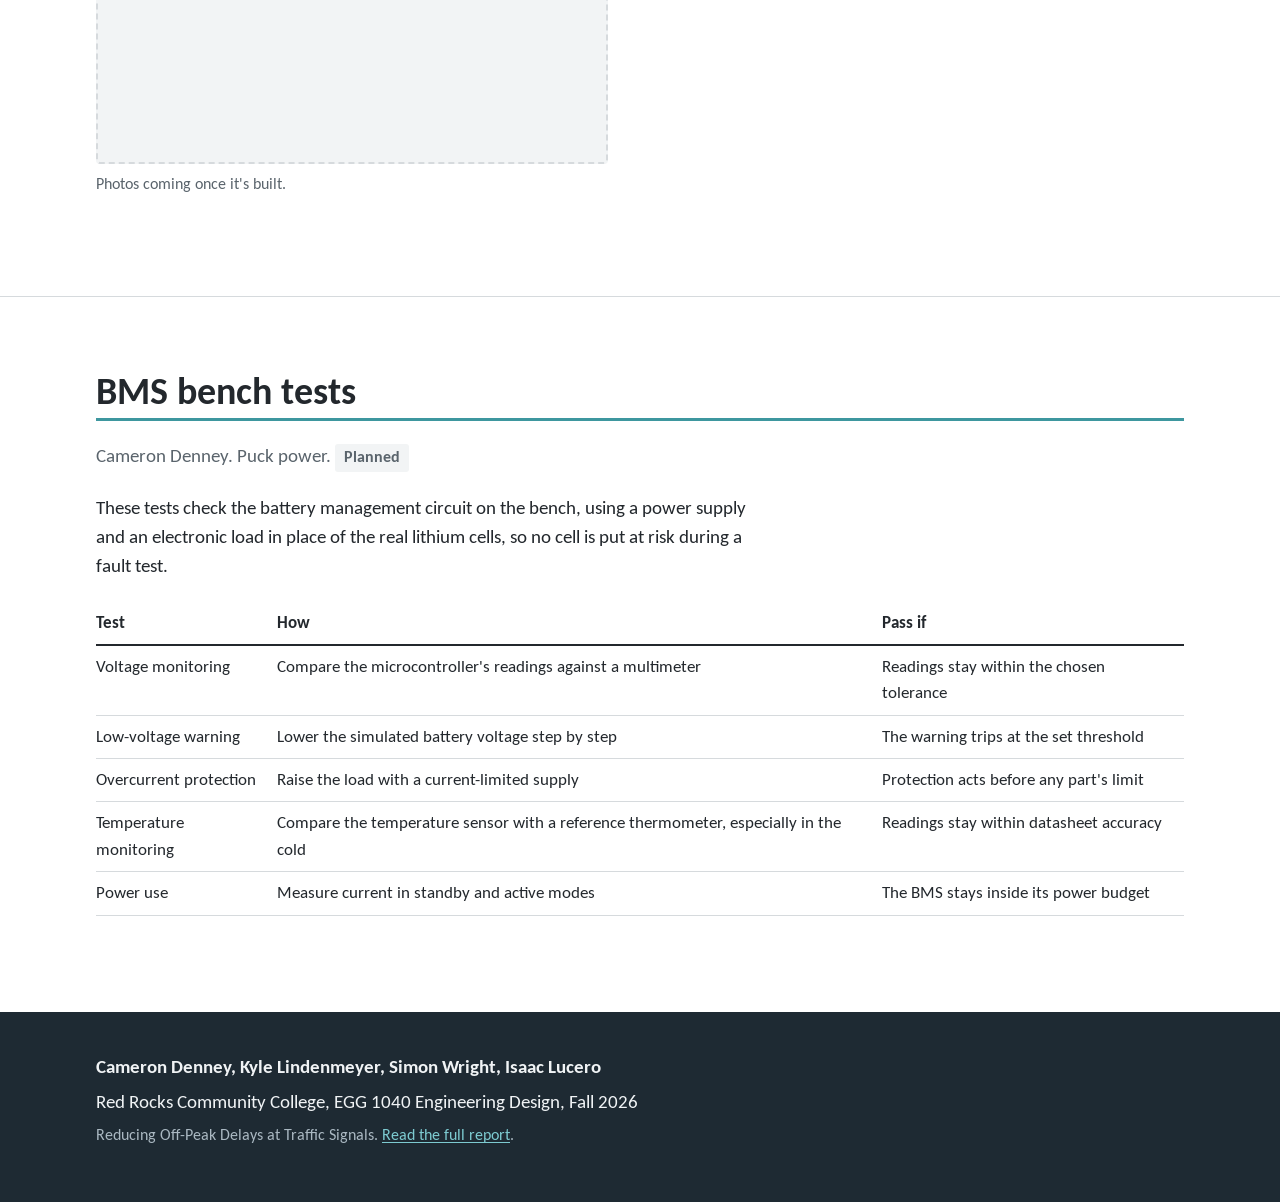
<file: testing.html>
<!DOCTYPE html>
<html lang="en">
<head>
<meta charset="utf-8">
<meta name="viewport" content="width=device-width, initial-scale=1">
<title>Testing | Crossroad Engineering</title>
<meta name="description" content="Every test we ran on the design: what we wanted to know, how we tested it, and what we found.">
<link rel="stylesheet" href="assets/css/style.css">
<link rel="icon" href="assets/img/favicon.png" type="image/png">
</head>
<body>
<a href="#main" class="skip">Skip to content</a>
<header class="site-header">
  <div class="wrap">
    <a class="brand" href="index.html"><img src="assets/img/team-logo.png" alt="Crossroad Engineering, home" width="640" height="114"></a>
    <nav class="site-nav" aria-label="Main">
      <ul>
        <li><a href="index.html">Home</a></li>
        <li><a href="design.html">Design</a></li>
        <li><a href="testing.html" aria-current="page">Testing</a></li>
        <li><a href="gallery.html">Photos</a></li>
        <li><a href="report.html">Report</a></li>
        <li><a href="sources.html">Sources</a></li>
      </ul>
    </nav>
  </div>
</header>
<main id="main">
<!-- ============ TESTING ============ -->
<section>
  <div class="wrap">
    <div class="rule-head"><h1>Testing</h1></div>
    <div class="text">
      <p>Each write-up below covers what we wanted to find out, how we tested it, what we found, and what changed in the design because of it. Some tests didn't go the way we hoped, and those are here too. The <a href="report.html">full report</a> has the complete data, and there are more photos on the <a href="gallery.html">photos page</a>.</p>
    </div>
    <h2 style="font-size:1.45rem;margin-top:1.5rem">Tests on this page</h2>
    <ul class="test-index">
      <li><a href="#simulator">Traffic simulator</a> <span class="status done">Done</span></li>
      <li><a href="#maxwell">Magnetic simulation of a car</a> <span class="status done">Done</span></li>
      <li><a href="#algorithm">Detection algorithm</a> <span class="status done">Done</span></li>
      <li><a href="#vehicle-pass">Vehicle pass test</a> <span class="status done">Done</span></li>
      <li><a href="#antenna">Antenna simulation</a> <span class="status done">Done</span></li>
      <li><a href="#battery">Battery life and burst voltage</a> <span class="status done">Done</span></li>
      <li><a href="#stereo">Stereo camera field test</a> <span class="status done">Done</span></li>
      <li><a href="#works-like">Works-like prototype</a> <span class="status">In progress</span></li>
      <li><a href="#bms-bench">BMS bench tests</a> <span class="status">Planned</span></li>
    </ul>
  </div>
</section>

<!-- ---------------- SIMULATOR ---------------- -->
<section id="simulator" class="test">
  <div class="wrap">
    <div class="rule-head"><h2>Traffic simulator</h2></div>
    <p class="test-meta">Kyle Lindenmeyer. Cabinet computer.</p>
    <div class="text">
      <p><strong>What we wanted to know:</strong> whether the arrival math and our switching rules, working together, shorten side-street waits without adding delay on the main road.</p>
      <p><strong>How we tested it:</strong> we won't build the cabinet computer for this course, so the test ran on a simulator that uses the same arrival math and rules the computer would. It's a Monte Carlo test: it generates random traffic, runs the same cars through two controllers (our rules and a model of how the signal runs today), and repeats that many times. Because both controllers see identical traffic, any difference in delay comes from the rules.</p>
    </div>
    <div class="table-scroll">
      <table>
        <thead><tr><th>Test</th><th>Data</th><th>Result</th></tr></thead>
        <tbody>
          <tr><td>Arrival math check</td><td>Every Kipling car in every run</td><td><span class="met">100%</span> of cars arrived inside their predicted window (92% if drivers change speed more than expected)</td></tr>
          <tr><td>Full weekday</td><td>CDOT data for Kipling &amp; W 39th Ave, Wed. Nov. 4, 2026: 46,319 vehicles in 24 hours <a href="sources.html#ref-4">[4]</a></td><td><span class="not-met">Today's timing beat our rules in all 24 hours.</span> Side-street delay went from 23.9 to 31.7 vehicle-hours a day. Kipling stops dropped 9%.</td></tr>
          <tr><td>The hour we observed</td><td>Our video of Kipling &amp; Stanford, Aug. 31, 10&ndash;11 PM: 323 Kipling cars, 11 side-street cars</td><td><span class="met">Average side-street wait down 23%</span>, from 46.3 to 35.8 s. Median from 35 to 27.4 s. About 2 of 322 Kipling cars stopped.</td></tr>
        </tbody>
      </table>
    </div>
    <div class="figure-row">
      <figure><a href="assets/photos/kyle-m3-fieldhour.png"><img src="assets/photos/kyle-m3-fieldhour.png" alt="Measured vs. simulated side-street waits at Kipling & Stanford, 10&ndash;11 PM, averaged over 200 runs." loading="lazy"></a><figcaption>Measured vs. simulated side-street waits at Kipling &amp; Stanford, 10&ndash;11 PM, averaged over 200 runs.</figcaption></figure>
      <figure><a href="assets/photos/kyle-m3-wednesday.png"><img src="assets/photos/kyle-m3-wednesday.png" alt="Side-street delay by hour on a full weekday, today's timing vs. our rules." loading="lazy"></a><figcaption>Side-street delay by hour on a full weekday, today's timing vs. our rules.</figcaption></figure>
    </div>
    <div class="outcome text">
      <p><strong>What it showed:</strong> the math works. The computer always knew when Kipling cars were coming. The rules don't work yet on busy roads: they wait for a 17.5-second gap with no cars in either direction, which rarely comes on a road as busy as Kipling, so most side-street cars ended up waiting for the 60 or 90-second fallback. Where traffic arrives in waves with real gaps between them, like the hour we observed, the rules helped.</p>
      <p><strong>What's next:</strong> the City of Lakewood has been asked for hourly volumes and timing at real intersections, so we can retune the rules and use the simulator to decide when off-peak mode should turn on and off. We'll also test an intersection of two main roads.</p>
    </div>
    <p class="text test-meta">Limits: side-street volumes in the weekday test were estimated, and left-turn arrows, pedestrians, and emergency preemption aren't modeled yet.</p>
  </div>
</section>

<!-- ---------------- MAXWELL ---------------- -->
<section id="maxwell" class="test">
  <div class="wrap">
    <div class="rule-head"><h2>Magnetic simulation of a car</h2></div>
    <p class="test-meta">Cameron Denney. Puck.</p>
    <div class="text">
      <p><strong>What we wanted to know:</strong> how big a signal a passing car makes at a sensor 50 mm under the road, and how far to either side of the puck a car can be and still be seen.</p>
      <p><strong>How we tested it:</strong> a 4.5 m sedan (steel floor pan, cast-iron engine block, two steel axles, 150 mm ground clearance) was modeled in Ansys Maxwell 3D, with Earth's field set to the real values for our site. The car was moved along the lane in 0.25 m steps (57 positions) and across the lane in 0.5 m steps (231 positions).</p>
    </div>
    <div class="figure-row">
      <figure><a href="assets/photos/cameron-m3-maxwell-signature.png"><img src="assets/photos/cameron-m3-maxwell-signature.png" alt="Simulated change in field at the sensor as the car passes over the puck." loading="lazy"></a><figcaption>Simulated change in field at the sensor as the car passes over the puck.</figcaption></figure>
      <figure><a href="assets/photos/cameron-m3-zone-map.png"><img src="assets/photos/cameron-m3-zone-map.png" alt="Detection zone: the strongest change at the sensor for each car position, with the lane lines marked." loading="lazy"></a><figcaption>Detection zone: the strongest change at the sensor for each car position, with the lane lines marked.</figcaption></figure>
    </div>
    <div class="outcome text">
      <p><strong>What it showed:</strong> a centered car changes the field by about 31 &micro;T at the sensor. But with the middle of the car directly over the puck, the change drops to about 1.2 &micro;T, close to the threshold. A car stopped in a queue in that spot could look like an empty lane if the puck judged it from a single reading.</p>
      <p><strong>What changed:</strong> the detection rule now follows a car from the moment it arrives until the field settles, and a stopped car holds the puck in an "occupied" state instead of being detected again.</p>
    </div>
  </div>
</section>

<!-- ---------------- ALGORITHM ---------------- -->
<section id="algorithm" class="test">
  <div class="wrap">
    <div class="rule-head"><h2>Detection algorithm</h2></div>
    <p class="test-meta">Cameron Denney. Puck.</p>
    <div class="text">
      <p><strong>What we wanted to know:</strong> whether the puck counts each car exactly once.</p>
      <p><strong>How we tested it:</strong> the simulated car signals were run through two detection algorithms with realistic sensor noise added, at 5, 20, 45, and 65 mph, in both directions, at 0&ndash;1.5 m from the puck, with 400 random trials for each case.</p>
      <ul>
        <li><strong>Algorithm A (the original plan):</strong> a reading over the threshold starts a fixed half-second burst of fast readings, then the puck goes back to waiting.</li>
        <li><strong>Algorithm B (revised):</strong> the burst keeps going until the field has stayed below half the threshold for a quarter second.</li>
      </ul>
    </div>
    <div class="table-scroll">
      <table>
        <thead><tr><th>Result</th><th class="num">Algorithm A</th><th class="num">Algorithm B</th></tr></thead>
        <tbody>
          <tr><td>Cars counted more than once, 5 mph</td><td class="num">about 100%</td><td class="num">0%</td></tr>
          <tr><td>Cars counted more than once, 20 mph</td><td class="num">up to 81%</td><td class="num">0%</td></tr>
          <tr><td>Detected, within 1.0 m of the puck, all speeds</td><td class="num">100%</td><td class="num">100%</td></tr>
          <tr><td>Detected, 1.5 m off the puck at 65 mph</td><td class="num">45&ndash;79%</td><td class="num">45&ndash;73%</td></tr>
          <tr><td>False triggers from noise alone</td><td class="num">0 a day</td><td class="num">0 a day</td></tr>
        </tbody>
      </table>
    </div>
    <figure><a href="assets/photos/cameron-m3-detect-5mph.png"><img src="assets/photos/cameron-m3-detect-5mph.png" alt="One car at 5 mph. Algorithm A counts it five times; Algorithm B counts it once." loading="lazy"></a><figcaption>One car at 5 mph. Algorithm A counts it five times; Algorithm B counts it once.</figcaption></figure>
    <div class="outcome text">
      <p><strong>What it showed:</strong> the fixed burst ends before a slow car has passed, so the next reading counts it again. Algorithm B removes the double counts with no loss in detection, so it's the design going forward. The threshold was set at 0.75 &micro;T: lower, and noise alone triggers about 500 times a day; higher, and a car at the edge of the zone can flicker across it and be counted twice.</p>
    </div>
  </div>
</section>

<!-- ---------------- VEHICLE PASS ---------------- -->
<section id="vehicle-pass" class="test">
  <div class="wrap">
    <div class="rule-head"><h2>Vehicle pass test</h2></div>
    <p class="test-meta">Cameron Denney. Puck. November 14, 2026, RRCC overflow parking lot.</p>
    <div class="text">
      <p><strong>What we wanted to know:</strong> whether real vehicles match the magnetic simulation, which leaves out each vehicle's own permanent magnetism.</p>
      <p><strong>How we tested it:</strong> the same magnetometer the puck uses, on a breakout board in a 3D-printed pad, was taped to the pavement and logged at 200 readings a second, the same settings as the puck. Two vehicles drove over it at about 5 mph: a 2023 Kia Sportage Hybrid on electric power, and a lifted 2021 Toyota Tacoma. Each made five passes centered over the sensor, five shifted 1 m to the side, and five in the next lane over, 3.66 m away.</p>
    </div>
    <div class="figure-row">
      <figure><a href="assets/photos/cameron-m3-test-photo.jpg"><img src="assets/photos/cameron-m3-test-photo.jpg" alt="The setup: sensor pad and logger taped to the pavement, cabled back to the laptop." loading="lazy"></a><figcaption>The setup: sensor pad and logger taped to the pavement, cabled back to the laptop. (Photo by Kyle Lindenmeyer)</figcaption></figure>
      <figure><a href="assets/photos/cameron-m3-test-setup.png"><img src="assets/photos/cameron-m3-test-setup.png" alt="Top view of the three pass types, and a side view at the sensor." loading="lazy"></a><figcaption>Top view of the three pass types, and a side view at the sensor.</figcaption></figure>
    </div>
    <div class="table-scroll">
      <table>
        <thead><tr><th>Pass</th><th class="num">Kia</th><th class="num">Tacoma</th><th class="num">Simulation</th></tr></thead>
        <tbody>
          <tr><td>Centered</td><td class="num">56.7&ndash;61.2 &micro;T</td><td class="num">22.1&ndash;24.5 &micro;T</td><td class="num">31.4 &micro;T</td></tr>
          <tr><td>Shifted 1 m</td><td class="num">57.6&ndash;58.8 &micro;T</td><td class="num">22.1&ndash;23.8 &micro;T</td><td class="num">11.4 &micro;T</td></tr>
          <tr><td>Next lane</td><td class="num">3.5&ndash;4.2 &micro;T</td><td class="num">1.6&ndash;2.0 &micro;T</td><td class="num">under 0.01 &micro;T</td></tr>
          <tr><td>In-lane passes counted once</td><td class="num met">10 of 10</td><td class="num met">10 of 10</td><td></td></tr>
          <tr><td>Next-lane passes falsely detected</td><td class="num not-met">4 of 4</td><td class="num not-met">5 of 5</td><td></td></tr>
        </tbody>
      </table>
    </div>
    <div class="figure-row">
      <figure><a href="assets/photos/cameron-m3-test-centered.png"><img src="assets/photos/cameron-m3-test-centered.png" alt="All five centered passes for each vehicle overlaid, change in field on a log scale" loading="lazy"></a><figcaption>All five centered passes for each vehicle, overlaid. Each vehicle has its own repeatable signature. The dotted line is the original 0.75 &micro;T threshold and the dash-dot line is the new 5 &micro;T threshold.</figcaption></figure>
      <figure><a href="assets/photos/cameron-m3-test-vs-maxwell.png"><img src="assets/photos/cameron-m3-test-vs-maxwell.png" alt="Measured peak change for every pass against the simulated values, by sideways offset from the sensor" loading="lazy"></a><figcaption>Every measured pass (points) against the simulation (lines), by how far the vehicle was from the sensor sideways.</figcaption></figure>
    </div>
    <div class="outcome text">
      <p><strong>What it showed:</strong> all 29 passes logged cleanly, and every vehicle had its own repeatable signature. Algorithm B counted every in-lane pass exactly once. The surprise was the next lane: the simulation predicted almost nothing there, but real vehicles changed the field by 1.6&ndash;4.2 &micro;T, enough to trigger the puck every time. That's the vehicles' own permanent magnetism, which the model leaves out.</p>
      <p><strong>What changed:</strong> sweeping the threshold over all 29 passes showed that anything from 4.25 to 16.5 &micro;T counts every in-lane pass once and rejects every next-lane pass. Allowing for the real puck sitting deeper in the road narrows that to about 4.25&ndash;9 &micro;T, so the threshold was raised to about 5 &micro;T. Going higher would also shrink the detection zone. The cabinet computer also adds a check: when pucks in neighboring lanes see a vehicle at the same moment, it keeps the stronger one.</p>
    </div>
    <p class="text test-meta">Limits: two vehicles, with the sensor on the surface rather than 50 mm down. No motorcycles, trucks, or vehicles stopped in the next lane yet. Both changes are provisional until the test is repeated with the sensor under a 50 mm spacer.</p>
  </div>
</section>

<!-- ---------------- ANTENNA ---------------- -->
<section id="antenna" class="test">
  <div class="wrap">
    <div class="rule-head"><h2>Antenna simulation</h2></div>
    <p class="test-meta">Cameron Denney. Puck.</p>
    <div class="text">
      <p><strong>What we wanted to know:</strong> whether a flat patch antenna under the puck's plastic lid can cover the 915 MHz band it needs.</p>
      <p><strong>How we tested it:</strong> the patch was modeled in Ansys HFSS inside the actual housing, tuned to 915 MHz by trimming its length and moving its feed point, then re-tuned on three board thicknesses.</p>
    </div>
    <div class="table-scroll">
      <table>
        <thead><tr><th>Result (target: 20 MHz bandwidth)</th><th class="num">1.6 mm board</th><th class="num">3.2 mm board</th><th class="num">6.4 mm board</th></tr></thead>
        <tbody>
          <tr><td>Bandwidth</td><td class="num not-met">17.3 MHz</td><td class="num met">24.3 MHz</td><td class="num">40.0 MHz</td></tr>
          <tr><td>Power actually radiated</td><td class="num">32%</td><td class="num">50%</td><td class="num">69%</td></tr>
          <tr><td>Peak gain</td><td class="num">1.1 dBi</td><td class="num">3.1 dBi</td><td class="num">4.4 dBi</td></tr>
        </tbody>
      </table>
    </div>
    <div class="figure-row">
      <figure><a href="assets/photos/cameron-m3-hfss-s11.png"><img src="assets/photos/cameron-m3-hfss-s11.png" alt="How well each board takes power at each frequency. The shaded band is the 902&ndash;928 MHz band the radio uses." loading="lazy"></a><figcaption>How well each board takes power at each frequency. The shaded band is the 902&ndash;928 MHz band the radio uses.</figcaption></figure>
      <figure><a href="assets/photos/cameron-m3-hfss-3d.png"><img src="assets/photos/cameron-m3-hfss-3d.png" alt="The 3.2 mm board's radiation pattern, drawn over the puck model. Almost all of it goes straight up." loading="lazy"></a><figcaption>The 3.2 mm board's radiation pattern, drawn over the puck model. Almost all of it goes straight up.</figcaption></figure>
    </div>
    <div class="outcome text">
      <p><strong>What it showed:</strong> the standard 1.6 mm board misses the target and turns two-thirds of its power into heat. The 3.2 mm board meets it, adds 2 dB, and is a standard thickness most board houses offer, so it's the design going forward. The bigger finding is the shape: a patch radiates mostly straight up, but the intersection radio is low on the horizon, where the gain is about 8 dB below peak. That horizon number is the one that matters for range.</p>
      <p><strong>What changed:</strong> pucks get installed with the feed axis across the lane, which points the stronger side along the road and is worth about 2 dB. Next is a run with asphalt around the housing, and a link budget using the horizon gain.</p>
    </div>
  </div>
</section>

<!-- ---------------- BATTERY ---------------- -->
<section id="battery" class="test">
  <div class="wrap">
    <div class="rule-head"><h2>Battery life and burst voltage</h2></div>
    <p class="test-meta">Cameron Denney. Puck power.</p>
    <div class="text">
      <p><strong>What we wanted to know:</strong> whether four D cells really last 10 years, and whether the supply holds up when the radio transmits on cold, nearly empty cells.</p>
      <p><strong>How we tested it:</strong> analysis from the cell and radio datasheets, using the puck's measured current budget, with the cells' capacity derated 15% for cold.</p>
    </div>
    <div class="table-scroll">
      <table>
        <thead><tr><th>Requirement</th><th>Target</th><th>Result</th></tr></thead>
        <tbody>
          <tr><td>Service life</td><td>10 years, 20% kept in reserve</td><td><span class="met">20.2 years</span> at the normal load; 10.4 years relaying the entire time</td></tr>
          <tr><td>Supply during a transmit burst</td><td>Keep the 3.0 V rail up</td><td><span class="met">3.29 V lowest</span>, on cold cells near end of life</td></tr>
          <tr><td>Peak burst current</td><td>Under 400 mA per cell</td><td><span class="met">About 13 mA per cell</span>, roughly 30&times; margin</td></tr>
          <tr><td>BMS standby draw</td><td>About 2 &micro;A</td><td><span class="met">About 1.9 &micro;A</span></td></tr>
          <tr><td>Magnetic offset from the cells</td><td>Well under the 5 &micro;T threshold</td><td><span class="met">About 0.25 &micro;T</span>, removed by the empty-road baseline</td></tr>
        </tbody>
      </table>
    </div>
    <figure><a href="assets/photos/cameron-m3-bms-burst.png"><img src="assets/photos/cameron-m3-bms-burst.png" alt="Supply voltage during a transmit burst." loading="lazy"></a><figcaption>Supply voltage during a transmit burst.</figcaption></figure>
    <div class="outcome text">
      <p><strong>What changed:</strong> lithium-thionyl chloride cells build up a resistive layer while they sit in storage, which can make the first bursts sag. Each puck now runs a short burst sequence on the bench before it's sealed, and logs the supply while it does, to check the actual cells.</p>
    </div>
  </div>
</section>

<!-- ---------------- STEREO ---------------- -->
<section id="stereo" class="test">
  <div class="wrap">
    <div class="rule-head"><h2>Stereo camera field test</h2></div>
    <p class="test-meta">Simon Wright. Sensor head. November 1, 2026, Red Rocks Community College.</p>
    <div class="text">
      <p><strong>What we wanted to know:</strong> which lens and camera spacing give accurate range and speed from 25 to 150 m. The cameras are the most variable part of the sensor head: focal length, spacing, frame rate, and exposure all change the quality of the data.</p>
      <p><strong>How we tested it:</strong> two Sony A7 IV cameras on tripods stood in for the IMX390 pair, about 1.05 m apart, synced with a clap and a flash. A car drove a known stretch of road at 25 and 35 mph, approaching and departing, with targets from 25 to 150 m. Five setups changed the focal length or the spacing. The clips were then cut down in software to imitate lower frame rates and resolutions, and run through a prototype stereo program.</p>
    </div>
    <div class="figure-row">
      <figure><a href="assets/photos/simon-m3-field-test-rig.jpg"><img src="assets/photos/simon-m3-field-test-rig.jpg" alt="The stereo test rig." loading="lazy"></a><figcaption>The stereo test rig. (Photo by Simon Wright)</figcaption></figure>
      <figure><a href="assets/photos/simon-m3-tradeoff-fig.png"><img src="assets/photos/simon-m3-tradeoff-fig.png" alt="Accuracy for each focal length." loading="lazy"></a><figcaption>Accuracy for each focal length.</figcaption></figure>
    </div>
    <div class="outcome text">
      <p><strong>What it showed:</strong> on the stand-in cameras, a 50 mm focal length was the best fit. 70 mm was the most accurate overall but couldn't see cars accurately at 25 m, the closest the design needs. Frame rate turned out not to be the limit on speed error, so a 30 fps camera was chosen as the balance between cost and error.</p>
      <p><strong>What was selected:</strong> a 12 mm lens on each of the final design's IMX390 cameras. It measures range from 20.9 m out to 150 m, which covers the full 25&ndash;150 m zone, with 2.81 m of error at 150 m, about 1.9% of the distance.</p>
    </div>
    <div class="figure-row">
      <figure><a href="assets/photos/simon-m3-speed-accuracy.png"><img src="assets/photos/simon-m3-speed-accuracy.png" alt="Measured range against time for approach and depart runs" loading="lazy"></a><figcaption>Speed accuracy from the field test clips. (Simon Wright)</figcaption></figure>
      <figure><a href="assets/photos/simon-m3-fps.png"><img src="assets/photos/simon-m3-fps.png" alt="Speed error against frame rate for three fit windows, with the 3 mph requirement line" loading="lazy"></a><figcaption>Speed error at each frame rate, against the 3 mph requirement. (Simon Wright)</figcaption></figure>
    </div>
  </div>
</section>

<!-- ---------------- WORKS-LIKE PROTOTYPE ---------------- -->
<section id="works-like" class="test">
  <div class="wrap">
    <div class="rule-head"><h2>Works-like prototype</h2></div>
    <p class="test-meta">Team. The whole system, end to end. <span class="status">In progress</span></p>
    <div class="text">
      <p><strong>What we want to show:</strong> the whole idea working in one piece. A car passes over two pucks, the pucks tell the control computer it's coming, the computer predicts when it will reach the light, and the light changes for it.</p>
      <p><strong>How it works:</strong> a single scale-model lane with two magnetometers along it, standing in for two pucks. A model car carrying a bit of steel rolls over both. The time between the two detections gives the car's speed, the same way the real computer gets it from a pair of pucks, and from that the computer predicts when the car will reach the stop line. A traffic signal built from LEDs changes in time for it.</p>
      <p>The point is to demonstrate the sequence: detect, predict, change the light. Matching real-world vehicle timing is secondary for this prototype, since a model car on a short track won't move like a car on Kipling.</p>
      <p><strong>So far:</strong> the detection code the pucks will run (Algorithm B) has already passed desktop tests with simulated passes and realistic noise. It counted every pass exactly once and had no false triggers in 30 minutes of noise alone.</p>
    </div>
    <figure style="max-width:32rem"><div class="ph">Photo of the works-like prototype</div><figcaption>Photos coming once it's built.</figcaption></figure>
  </div>
</section>

<!-- ---------------- BMS BENCH ---------------- -->
<section id="bms-bench" class="test">
  <div class="wrap">
    <div class="rule-head"><h2>BMS bench tests</h2></div>
    <p class="test-meta">Cameron Denney. Puck power. <span class="status">Planned</span></p>
    <div class="text">
      <p>These tests check the battery management circuit on the bench, using a power supply and an electronic load in place of the real lithium cells, so no cell is put at risk during a fault test.</p>
    </div>
    <div class="table-scroll">
      <table>
        <thead><tr><th>Test</th><th>How</th><th>Pass if</th></tr></thead>
        <tbody>
          <tr><td>Voltage monitoring</td><td>Compare the microcontroller's readings against a multimeter</td><td>Readings stay within the chosen tolerance</td></tr>
          <tr><td>Low-voltage warning</td><td>Lower the simulated battery voltage step by step</td><td>The warning trips at the set threshold</td></tr>
          <tr><td>Overcurrent protection</td><td>Raise the load with a current-limited supply</td><td>Protection acts before any part's limit</td></tr>
          <tr><td>Temperature monitoring</td><td>Compare the temperature sensor with a reference thermometer, especially in the cold</td><td>Readings stay within datasheet accuracy</td></tr>
          <tr><td>Power use</td><td>Measure current in standby and active modes</td><td>The BMS stays inside its power budget</td></tr>
        </tbody>
      </table>
    </div>
  </div>
</section>
</main>
<footer class="site-footer">
  <div class="wrap">
    <p class="names">Cameron Denney, Kyle Lindenmeyer, Simon Wright, Isaac Lucero</p>
    <p>Red Rocks Community College, EGG 1040 Engineering Design, Fall 2026</p>
    <p class="small">Reducing Off-Peak Delays at Traffic Signals. <a href="report.html">Read the full report</a>.</p>
  </div>
</footer>

</body>
</html>
</file>
<file: assets/css/style.css>
/* ============================================================
   Crossroad Engineering project site
   I kept the same look as the poster: the teal, the dark band,
   and Carlito (the free twin of Calibri). Most people will get
   here from the QR code on the poster, so I built everything for
   a phone screen first and let it widen out on a laptop.
   ============================================================ */

@import url("https://fonts.googleapis.com/css2?family=Carlito:ital,wght@0,400;0,700;1,400&display=swap");

:root {
  --teal: #3e979f;        /* the poster's header teal, for lines and fills */
  --teal-text: #2a7178;   /* darker teal for links. The poster teal is too light to read as text on white */
  --teal-fill: #dfeff0;
  --ink: #23282d;
  --muted: #5a646c;
  --soft: #f2f4f5;
  --line: #d6dadd;
  --band: #1e2a33;        /* same dark as the poster's bottom third */
  --band-text: #f0f3f5;
  --band-accent: #7dcbd1;
  --band-muted: #aab8c2;
  --red: #b53636;
  --green: #2e7d46;

  --measure: 42rem;       /* keeps lines around 70 characters so they're easy to read */
  --wide: 72rem;
  --gap: clamp(1rem, 4vw, 2rem);
}

* { box-sizing: border-box; }

html { -webkit-text-size-adjust: 100%; }

body {
  margin: 0;
  font-family: Carlito, Calibri, "Segoe UI", system-ui, sans-serif;
  font-size: 1.1875rem;            /* 19 px, since Calibri runs small */
  line-height: 1.55;
  color: var(--ink);
  background: #fff;
}

img, svg { max-width: 100%; height: auto; display: block; }

a { color: var(--teal-text); text-underline-offset: 0.15em; }
a:hover { color: var(--ink); }
:focus-visible { outline: 3px solid var(--teal); outline-offset: 3px; border-radius: 2px; }

h1, h2, h3, h4 { line-height: 1.15; margin: 0 0 0.5em; font-weight: 700; }
h1 { font-size: clamp(2.3rem, 7vw, 3.75rem); letter-spacing: -0.01em; }
h2 { font-size: clamp(1.75rem, 4.5vw, 2.4rem); }
h3 { font-size: 1.45rem; }
h4 { font-size: 1.15rem; }
p, ul, ol, table, figure { margin: 0 0 1.1em; }
ul, ol { padding-left: 1.2em; }
li + li { margin-top: 0.3em; }

/* ---------- Layout ---------- */
.wrap { max-width: var(--wide); margin: 0 auto; padding: 0 var(--gap); }
.text { max-width: var(--measure); }

section { padding: clamp(2.5rem, 7vw, 4.5rem) 0; }
section + section { border-top: 1px solid var(--line); }

/* Same section header as the poster: bold, with the teal line under it */
.rule-head { border-bottom: 3px solid var(--teal); padding-bottom: 0.3rem; margin-bottom: 1.5rem; }
.rule-head h2, .rule-head h1 { margin: 0; }

/* ---------- Site header ---------- */
.site-header {
  border-bottom: 5px solid var(--teal);
  background: #fff;
}
.site-header .wrap {
  display: flex; flex-wrap: wrap; align-items: center; justify-content: space-between;
  gap: 0.5rem 1.5rem; padding-top: 0.8rem; padding-bottom: 0.8rem;
}
.brand { font-weight: 700; font-size: 1.25rem; color: var(--ink); text-decoration: none; }
.brand span { color: var(--muted); font-weight: 400; }
.site-nav ul { list-style: none; margin: 0; padding: 0; display: flex; flex-wrap: wrap; gap: 0.25rem 1.1rem; }
.site-nav li + li { margin-top: 0; }
.site-nav a { text-decoration: none; color: var(--ink); padding: 0.25rem 0; border-bottom: 3px solid transparent; }
.site-nav a:hover { border-bottom-color: var(--line); }
.site-nav a[aria-current="page"] { border-bottom-color: var(--teal); font-weight: 700; }

/* ---------- Home page opener ----------
   I wanted the Jeep from Kyle's field observation to be the first
   thing people see, big on the dark band like the poster's bottom
   third. Everything else on the site stays quiet next to it. */
.hero { background: var(--band); color: var(--band-text); padding: clamp(3rem, 10vw, 6.5rem) 0; border: 0; }
.hero .when { color: var(--band-accent); font-size: 1.25rem; margin-bottom: 0.75rem; }
.hero h1 { max-width: 18ch; margin-bottom: 1.25rem; }
.hero .lede { font-size: clamp(1.2rem, 2.6vw, 1.45rem); max-width: 36rem; color: var(--band-text); }
.hero .lede strong { color: #fff; }
.hero-links { display: flex; flex-wrap: wrap; gap: 0.75rem; margin-top: 2rem; }

.button {
  display: inline-block; padding: 0.65rem 1.1rem; border-radius: 4px;
  font-weight: 700; text-decoration: none; line-height: 1.2;
  background: var(--band-accent); color: var(--band);
}
.button:hover { background: #fff; color: var(--band); }
.button.secondary { background: transparent; color: var(--band-text); border: 2px solid var(--band-muted); }
.button.secondary:hover { border-color: #fff; color: #fff; }
.button.on-light { background: var(--teal-text); color: #fff; }
.button.on-light:hover { background: var(--ink); color: #fff; }

/* ---------- Big-number rows, same idea as the poster ---------- */
.numbers { list-style: none; padding: 0; margin: 0 0 1.5rem; display: grid; gap: 1.1rem; }
.numbers li { display: grid; grid-template-columns: 8rem 1fr; gap: 1rem; align-items: baseline; margin: 0; }
.numbers b { font-size: clamp(2rem, 6vw, 2.75rem); line-height: 1; color: var(--teal-text); white-space: nowrap; }

/* ---------- Two-column blocks ---------- */
.split { display: grid; gap: var(--gap); }
@media (min-width: 52rem) {
  .split { grid-template-columns: 1fr 1fr; align-items: start; }
  .split.wide-left { grid-template-columns: 3fr 2fr; }
}

/* ---------- The three subsystems ---------- */
.parts { display: grid; gap: 1.5rem; list-style: none; padding: 0; }
@media (min-width: 52rem) { .parts { grid-template-columns: repeat(3, 1fr); } }
.parts li { margin: 0; padding-top: 0.9rem; border-top: 3px solid var(--teal); }
.parts h3 { margin-bottom: 0.25rem; }
.parts p { margin-bottom: 0.6rem; }
.parts .who { color: var(--muted); font-size: 1rem; }

/* How it works is an actual sequence (road, light, computer, controller),
   so this list is numbered */
.flow { counter-reset: step; list-style: none; padding: 0; display: grid; gap: 0.9rem; }
@media (min-width: 52rem) { .flow { grid-template-columns: repeat(4, 1fr); } }
.flow li { counter-increment: step; margin: 0; padding: 0.9rem 1rem 1rem; background: var(--soft); border-radius: 4px; }
.flow li::before { content: counter(step); display: block; font-weight: 700; font-size: 1.6rem; color: var(--teal-text); line-height: 1; margin-bottom: 0.35rem; }

/* ---------- Figures ---------- */
figure { margin: 0 0 1.75rem; }
figcaption { font-size: 1rem; color: var(--muted); margin-top: 0.5rem; max-width: var(--measure); }
.figure-row { display: grid; gap: 1rem; }
@media (min-width: 40rem) { .figure-row { grid-template-columns: repeat(auto-fit, minmax(16rem, 1fr)); } }
.sketch { background: #fff; border: 1px solid var(--line); border-radius: 4px; padding: 1rem; }

/* Gray box with a file name, for a photo we haven't added yet */
.ph {
  aspect-ratio: 4 / 3; display: grid; place-items: center; text-align: center; padding: 1rem;
  background: var(--soft); border: 2px dashed var(--line); border-radius: 4px;
  color: var(--muted); font-size: 1rem; word-break: break-word;
}

/* ---------- Tables ---------- */
.table-scroll { overflow-x: auto; margin: 0 0 1.5rem; -webkit-overflow-scrolling: touch; }
table { border-collapse: collapse; width: 100%; font-size: 1.0625rem; margin: 0; }
caption { text-align: left; font-weight: 700; padding-bottom: 0.5rem; }
th, td { text-align: left; vertical-align: top; padding: 0.5rem 0.75rem 0.5rem 0; border-bottom: 1px solid var(--line); }
thead th { border-bottom: 2px solid var(--ink); }
td.num, th.num { text-align: right; white-space: nowrap; }
.met { color: var(--green); font-weight: 700; }
.not-met { color: var(--red); font-weight: 700; }

/* ---------- Test write-ups ---------- */
.test-index { columns: 2 16rem; column-gap: 2rem; padding-left: 1.2em; }
.test-index li { break-inside: avoid; }
.test { scroll-margin-top: 1rem; }
.test-meta { color: var(--muted); margin-top: -0.25rem; }
.test h3 { margin-top: 2rem; }
.outcome { background: var(--teal-fill); border-left: 5px solid var(--teal); padding: 1rem 1.25rem; margin: 0 0 1.5rem; border-radius: 0 4px 4px 0; }
.outcome p:last-child, .outcome ul:last-child { margin-bottom: 0; }
.status { display: inline-block; font-size: 1rem; font-weight: 700; padding: 0.1rem 0.55rem; border-radius: 3px; background: var(--soft); color: var(--muted); }
.status.done { background: var(--teal-fill); color: var(--teal-text); }

/* Yellow-edged note for something we're still working on */
.note { border: 1px solid var(--line); border-left: 5px solid #d6961e; padding: 0.9rem 1.1rem; border-radius: 0 4px 4px 0; background: #fffaf0; }
.note p:last-child { margin-bottom: 0; }

/* ---------- Gallery ---------- */
.gallery { display: grid; gap: 1rem; grid-template-columns: repeat(auto-fill, minmax(min(100%, 17rem), 1fr)); list-style: none; padding: 0; }
.gallery li { margin: 0; }
.gallery a { display: block; color: inherit; text-decoration: none; }
.gallery img { aspect-ratio: 4 / 3; object-fit: cover; width: 100%; border-radius: 4px; background: var(--soft); }
.gallery figcaption { font-size: 0.95rem; }
.gallery-group { margin-top: 2.5rem; }

dialog.viewer { border: 0; padding: 0; max-width: min(96vw, 80rem); background: transparent; }
dialog.viewer::backdrop { background: rgba(30, 42, 51, 0.92); }
dialog.viewer img { max-height: 82vh; width: auto; margin: 0 auto; border-radius: 4px; }
dialog.viewer p { color: var(--band-text); text-align: center; margin: 0.75rem 0 0; }
dialog.viewer button { position: fixed; top: 1rem; right: 1rem; font: inherit; font-weight: 700; padding: 0.4rem 0.9rem; border: 0; border-radius: 4px; background: var(--band-text); color: var(--band); cursor: pointer; }

/* ---------- Report viewer ---------- */
.pdf-frame { width: 100%; height: 85vh; border: 1px solid var(--line); border-radius: 4px; }
@media (max-width: 40rem) { .pdf-frame { display: none; } }  /* phones don't show PDFs well inline, so they get the download button */

/* ---------- Sources ---------- */
.refs { padding-left: 2.4em; }
.refs li { padding-left: 0.3em; }
.refs li::marker { font-weight: 700; color: var(--teal-text); }

/* ---------- Footer: the dark band ---------- */
.site-footer { background: var(--band); color: var(--band-text); padding: 2.5rem 0 3rem; margin-top: 0; }
.site-footer a { color: var(--band-accent); }
.site-footer p { margin-bottom: 0.4rem; }
.site-footer .names { font-weight: 700; }
.site-footer .small { color: var(--band-muted); font-size: 1rem; }

.todo { color: var(--red); font-weight: 700; }

@media (prefers-reduced-motion: reduce) {
  * { scroll-behavior: auto !important; transition: none !important; }
}
@media print {
  .site-nav, .hero-links, .pdf-frame { display: none; }
  .hero, .site-footer { background: #fff; color: var(--ink); }
}

/* Skip link for anyone using a keyboard. It stays hidden until you tab to it */
.skip { position: absolute; left: -999px; top: 0; background: var(--ink); color: #fff; padding: 0.5rem 1rem; z-index: 10; }
.skip:focus { left: 0.5rem; top: 0.5rem; }

/* Our logo in the header */
.brand img { height: 2.4rem; width: auto; }
@media (max-width: 30rem) { .brand img { height: 2rem; } }

/* Figures link to the full-size image, so you can tap a plot to read it */
figure > a { display: block; border: 1px solid var(--line); border-radius: 4px; overflow: hidden; background: #fff; }
figure > a img { width: 100%; }
.gallery figure > img { border-radius: 4px; }

@media (min-width: 40rem) { .numbers li { grid-template-columns: 9.5rem 1fr; } }

/* Keeps a figure that's on its own from stretching across a wide screen */
.test > .wrap > figure { max-width: 52rem; }
</file>
